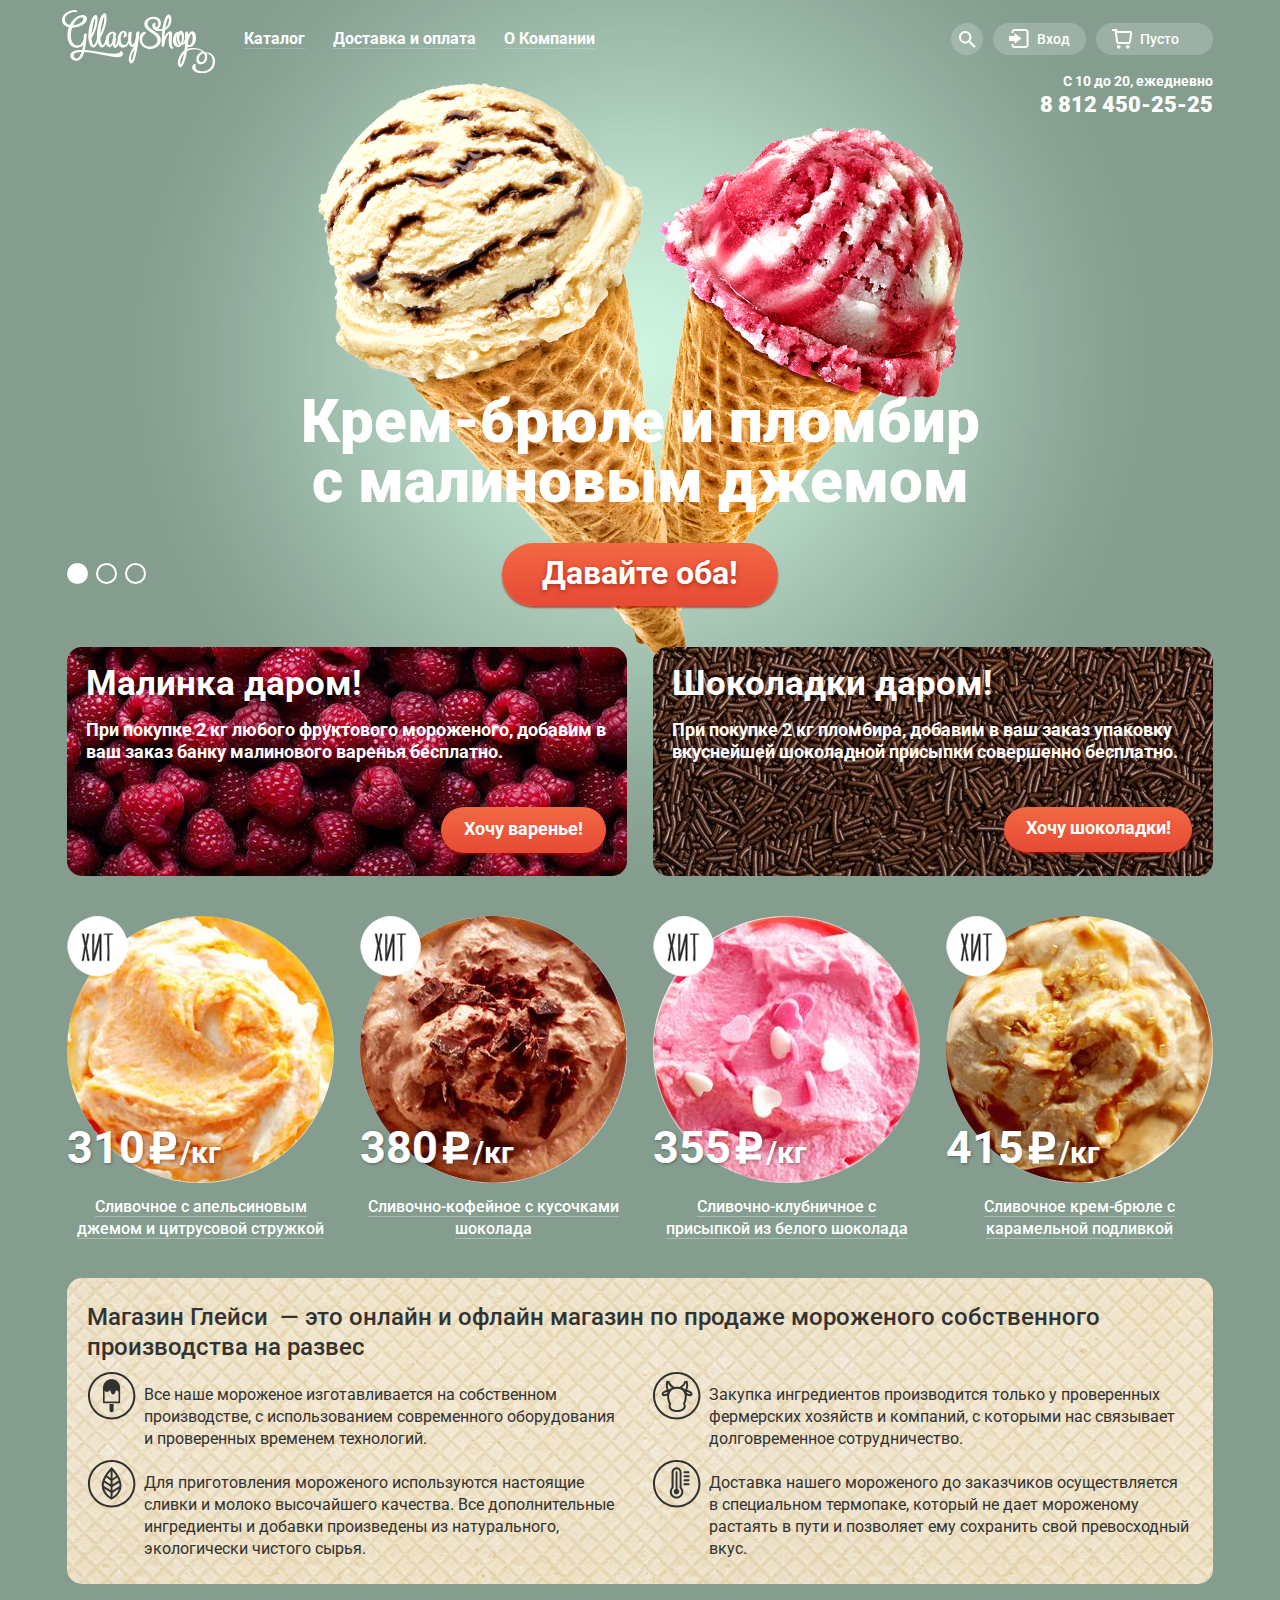
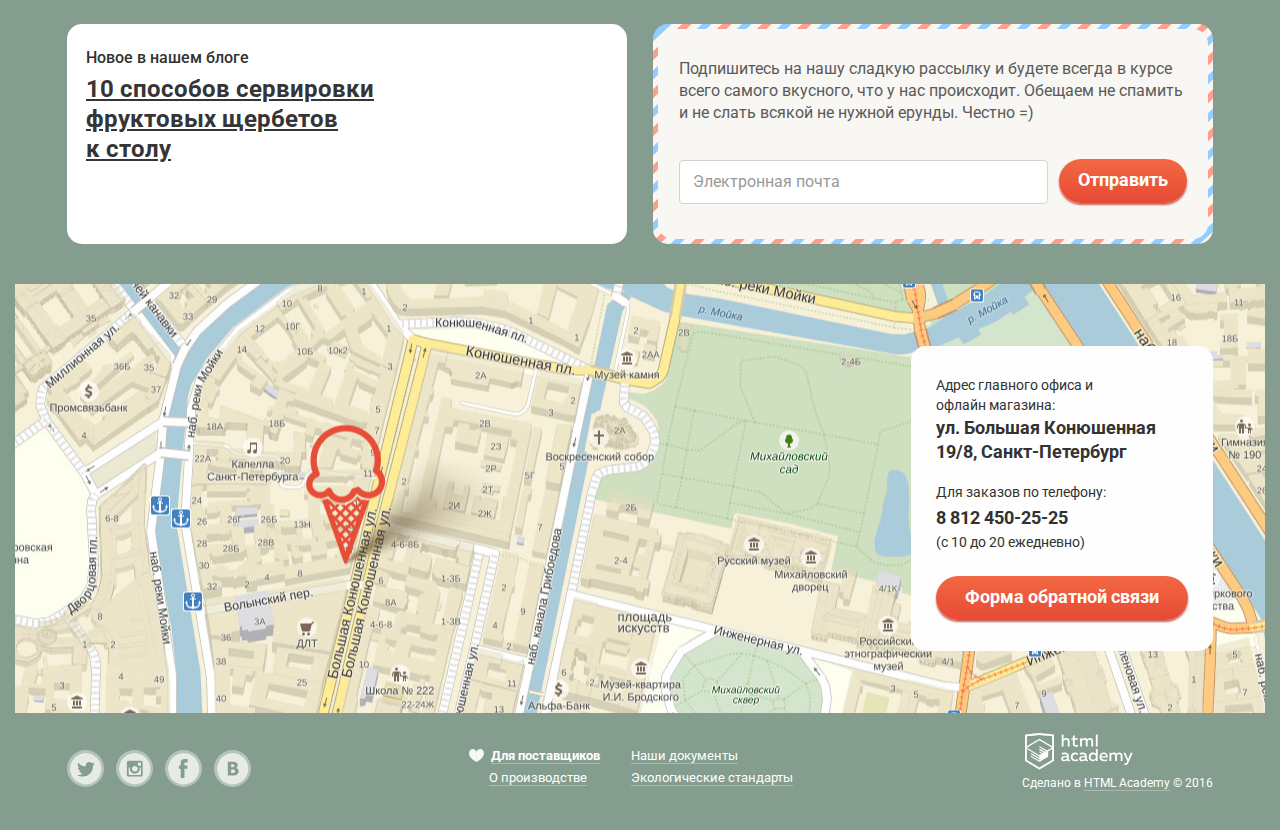
<file: index.html>
<!DOCTYPE html>
<html lang="ru">
  <head>
    <meta charset="utf-8">
<!--    <meta name="viewport" content="width=device-width, initial-scale=1">-->
    <title>GllacyShop - Главная</title>
    <link href="https://fonts.googleapis.com/css?family=Roboto:400,500,700,900&subset=cyrillic,latin" rel="stylesheet" type="text/css">
    <link href="css/normalize.css" rel="stylesheet">
    <link href="css/style.min.css" rel="stylesheet">
  </head>
  <body>
    <input type="radio" class="slide1" id="slide1" name="toggle" checked>
    <input type="radio" class="slide2" id="slide2" name="toggle">
    <input type="radio" class="slide3" id="slide3" name="toggle">
    <div class="wrap">
    <header class="main-header">
      <div class="wrapper">
        <div class="container clearfix">
          <a class="logo">
            <img src="img/gllacy-logo.svg" width="153" height="63" alt="Логотип GllacyShop">
          </a>
            <nav class="main-nav">
              <ul class="main-menu">
                <li class="main-inner">
                  <a href="catalog.html">Каталог</a>
                  <ul class="sub-menu">
                    <li class="sub-inner"><a href="#"><b>Новинки</b></a></li>
                    <li class="sub-inner"><a href="catalog.html">Сливочное</a></li>
                    <li class="sub-inner"><a href="#">Щербеты</a></li>
                    <li class="sub-inner"><a href="#">Фруктовый лед</a></li>
                    <li class="sub-inner"><a href="#">Мелорин</a></li>
                  </ul>
                </li>
                <li class="main-inner">
                  <a href="#">Доставка и оплата</a>
                </li>
                <li class="main-inner">
                  <a href="#">О Компании</a>
                </li>
              </ul>
            </nav>
          <div class="user-block">
            <div class="search">
              <a href="#">
                <i class="search-icon"></i>
              </a>
              <div class="search-field">
                <form action="https://echo.htmlacademy.ru/" method="get">
                <div class="input-wrap">
                  <input type="text" name="search" id="search" placeholder="Что ищем?" required>
                  <label for="search">Что ищем?</label>
                </div>
                </form>
              </div>
            </div>
            <div class="login">
              <a href="#">Вход
                <i class="login-icon"></i>
              </a>
              <div class="login-field">
                <form action="https://echo.htmlacademy.ru/" method="post">
                  <div class="input-wrap">
                    <input type="text" name="login" id="login" placeholder="Электронная почта" required>
                    <label for="login">Электронная почта</label>
                  </div>
                  <div class="input-wrap">
                    <input type="password" name="password" id="password" placeholder="Пароль" required>
                    <label for="password">Пароль</label>
                  </div>
                  <button class="btn login-btn" type="submit">Войти</button>
                </form>
                <p><a class="link-black" href="#">Забыли пароль?</a></p>
                <p><a class="link-black" href="#">Новая регистрация</a></p>
              </div>
            </div>
            <div class="cart">
              <a href="#">Пусто
                <i class="cart-icon"></i>
              </a>
            </div>
          </div>
          <div class="call-us">
            <p>С 10 до 20, ежедневно</p>
            <b>8 812 450-25-25</b>
          </div>
        </div>
      </div>
    </header>
    <main>
      <div class="wrapper">
        <div class="container clearfix">
          <div class="slider">
            <div class="slider-inner">
              <div class="slide1">
                <p>Крем-брюле и пломбир с малиновым джемом</p>
                <a class="btn" href="#">Давайте оба!</a>
              </div>
              <div class="slide2">
                <p>Шоколадный пломбир и лимонный шербет</p>
                <a class="btn" href="#">Давайте оба!</a>
              </div>
              <div class="slide3">
                <p>Пломбир с помадкой и клубничный щербет</p>
                <a class="btn" href="#">Давайте оба!</a>
              </div>
            </div>
            <div class="slider-controls">
              <label for="slide1"></label>
              <label for="slide2"></label>
              <label for="slide3"></label>
            </div>
          </div>
          <div class="promo-block clearfix">
            <div class="promo-left">
              <h1>Малинка даром!</h1>
              <p class="promo-text">При покупке 2 кг любого фруктового мороженого, добавим в ваш заказ банку малинового варенья бесплатно.</p>
              <a class="btn promo-btn" href="#">Хочу варенье!</a>
            </div>
            <div class="promo-right">
              <h1>Шоколадки даром!</h1>
              <p>При покупке 2 кг пломбира, добавим в ваш заказ упаковку вкуснейшей шоколадной присыпки совершенно бесплатно.</p>
              <a class="btn promo-btn" href="#">Хочу шоколадки!</a>
            </div>
          </div>
          <section class="items-popular">
            <div class="item">
              <div class="item-hover">
                <a class="btn quick-show" href="#">Быстрый просмотр</a>
              </div>
              <div class="item-img-price"> <!-- Хит продаж #1 -->
                <img class="item-img" src="img/items/jam-citrus.jpg" width="267" height="267" alt="Мороженое Сливочное с апельсиновым джемом и цитрусовой стружкой">
                <p><b>310</b>/кг</p>
              </div>
              <div class="item-link-box">
                <a class="link" href="#">Сливочное с апельсиновым джемом и цитрусовой стружкой</a>
              </div>
            </div>
            <div class="item">
              <div class="item-hover">
                <a class="btn quick-show" href="#">Быстрый просмотр</a>
              </div>
              <div class="item-img-price"> <!-- Хит продаж #2 -->
                <img class="item-img" src="img/items/coffee-chocolate.jpg" width="267" height="267" alt="Мороженое Сливочно-кофейное с кусочками шоколада">
                <p><b>380</b>/кг</p>
                </div>
              <div class="item-link-box">
                <a class="link" href="#">Сливочно-кофейное с кусочками шоколада</a>
              </div>
            </div>
            <div class="item">
              <div class="item-hover">
                <a class="btn quick-show" href="#">Быстрый просмотр</a>
              </div>
              <div class="item-img-price"> <!-- Хит продаж #3 -->
                <img class="item-img" src="img/items/strawberry-chocolate.jpg" width="267" height="267" alt="Мороженое Сливочно-клубничное с присыпкой из белого шоколада">
                <p><b>355</b>/кг</p>
              </div>
              <div class="item-link-box">
                <a class="link" href="#">Сливочно-клубничное с присыпкой из белого шоколада</a>
              </div>
            </div>
            <div class="item">
              <div class="item-hover">
                <a class="btn quick-show" href="#">Быстрый просмотр</a>
              </div>
              <div class="item-img-price"> <!-- Хит продаж #4 -->
                <img class="item-img" src="img/items/cream-caramel.jpg" width="267" height="267" alt="Мороженое Сливочное крем-брюле с карамельной подливкой">
                <p><b>415</b>/кг</p>
              </div>
              <div class="item-link-box">
                <a class="link" href="#">Сливочное крем-брюле с карамельной подливкой</a>
              </div>
            </div>
          </section>
          <div class="advantages clearfix">
            <h1>Магазин Глейси &nbsp;— это онлайн и офлайн магазин по продаже мороженого собственного производства на развес</h1>
            <div class="advantage-left">
              <img class="icon-ice" src="img/icons/ice-icon.svg" width="48" height="48" alt="Мороженко">
              <p>Все наше мороженое изготавливается на собственном производстве, с использованием современного оборудования и проверенных временем технологий.</p>
              <img class="icon-leaf" src="img/icons/leaf-icon.svg" width="48" height="48" alt="Листик">
              <p>Для приготовления мороженого используются настоящие сливки и молоко высочайшего качества. Все дополнительные ингредиенты и добавки произведены из натурального, экологически чистого сырья.</p>
            </div>
            <div class="advantage-right">
              <img class="icon-cow" src="img/icons/cow-icon.svg" width="48" height="48" alt="Корова">
              <p>Закупка ингредиентов производится только у проверенных фермерских хозяйств и компаний, с которыми нас связывает долговременное сотрудничество.</p>
              <img class="icon-temp" src="img/icons/temp-icon.svg" width="48" height="48" alt="Градусник">
              <p>Доставка нашего мороженого до заказчиков осуществляется в специальном термопаке, который не дает мороженому растаять в пути и позволяет ему сохранить свой превосходный вкус.</p>
            </div>
          </div>
          <div class="blog-news">
            <h2>Новое в нашем блоге</h2>
            <p><a href="#">10 способов сервировки фруктовых щербетов к&nbsp;столу</a></p>
          </div>
          <div class="subscribe">
            <div class="subscribe-content-bg">
            <p>Подпишитесь на нашу сладкую рассылку и будете всегда в курсе всего самого вкусного, что у нас происходит. Обещаем не спамить и не слать всякой не нужной ерунды. Честно =)</p>
            <form action="https://echo.htmlacademy.ru/" method="post">
              <button class="btn btn-subscribe" type="submit">Отправить</button>
              <div class="input-email-subscribe-fix">
                <div class="input-wrap">
                  <input type="text" name="email-sub" id="email-sub" placeholder="Электронная почта" required>
                  <label for="email-sub">Электронная почта</label>
                </div>
              </div>
            </form>
            </div>
          </div>
        </div>
      </div>
      <div class="map-block">
        <iframe src="https://www.google.com/maps/embed?pb=!1m18!1m12!1m3!1d1998.6038542528563!2d30.32367173672196!3d59.938715370197784!2m3!1f0!2f0!3f0!3m2!1i1024!2i768!4f13.1!3m3!1m2!1s0x4696310fca5ba729%3A0xea9c53d4493c879f!2z0JHQvtC70YzRiNCw0Y8g0JrQvtC90Y7RiNC10L3QvdCw0Y8g0YPQuy4sIDE5LCDQodCw0L3QutGCLdCf0LXRgtC10YDQsdGD0YDQsywgMTkxMTg2!5e0!3m2!1sru!2sru!4v1462126210658"></iframe>
        <div class="wrapper">
          <div class="container clearfix">
            <div class="contacts">
              <p class="address">
                Адрес главного офиса и<br>
                офлайн магазина:
                <b>
                  ул. Большая Конюшенная
                  19/8, Санкт-Петербург
                </b>
              </p>
              <p class="tel">
                Для заказов по телефону:
                <b>8 812 450-25-25</b>
                <span>(с 10 до 20 ежедневно)</span>
              </p>
              <a class="btn feedback-btn" href="feedback.html">Форма обратной связи</a>
            </div>
          </div>
        </div>
      </div>
    </main>
    <footer class="main-footer">
      <div class="wrapper">
        <div class="container clearfix">
          <div class="social-block clearfix">
            <a class="social-btn twit" href="#"></a>
            <a class="social-btn inst" href="#"></a>
            <a class="social-btn fb" href="#"></a>
            <a class="social-btn vk" href="#"></a>
          </div>
          <div class="footer-menu">
            <div class="footer-menu-left">
              <p><a class="link heart" href="#">Для поставщиков</a></p>
              <p><a class="link" href="#">О производстве</a></p>
            </div>
            <div class="footer-menu-right">
              <p><a class="link" href="#">Наши документы</a></p>
              <p><a class="link" href="#">Экологические стандарты</a></p>
            </div>
          </div>
          <div class="made-in">
            <a class="htmla-logo" href="https://htmlacademy.ru/">
              <img src="img/htmla-logo.svg" width="108" height="37" alt="Логотип HTML Academy">
            </a>
            <p>Сделано в <a class="link" href="https://htmlacademy.ru/">HTML Academy</a> &copy; 2016</p>
          </div>
        </div>
      </div>
    </footer>
    <div class="overlay">
      <div class="popup-feedback">
        <p>Мы обязательно вам ответим!</p>
        <form class="form-feedback" action="https://echo.htmlacademy.ru/" method="post">
          <div class="input-wrap">
            <input class="name" type="text" name="name" id="name" placeholder="Как вас зовут?" required>
            <label for="name">Как вас зовут?</label>
          </div>
          <div class="input-wrap">
            <input class="email" type="text" name="email" id="email" placeholder="Ваша почта для ответа?" required>
            <label for="email">Ваша почта для ответа?</label>
          </div>
          <div class="input-wrap">
            <textarea class="comment" name="comment" id="comment" placeholder=" Напишите что-нибудь..." required></textarea>
            <label for="comment">Напишите что-нибудь...</label>
          </div>
          <button class="btn" type="submit">Отправить</button>
        </form>
        <a class="close-btn">Закрыть</a>
      </div>
    </div>
    </div>
    <script src="js/script.min.js"></script>
  </body>
</html>
</file>
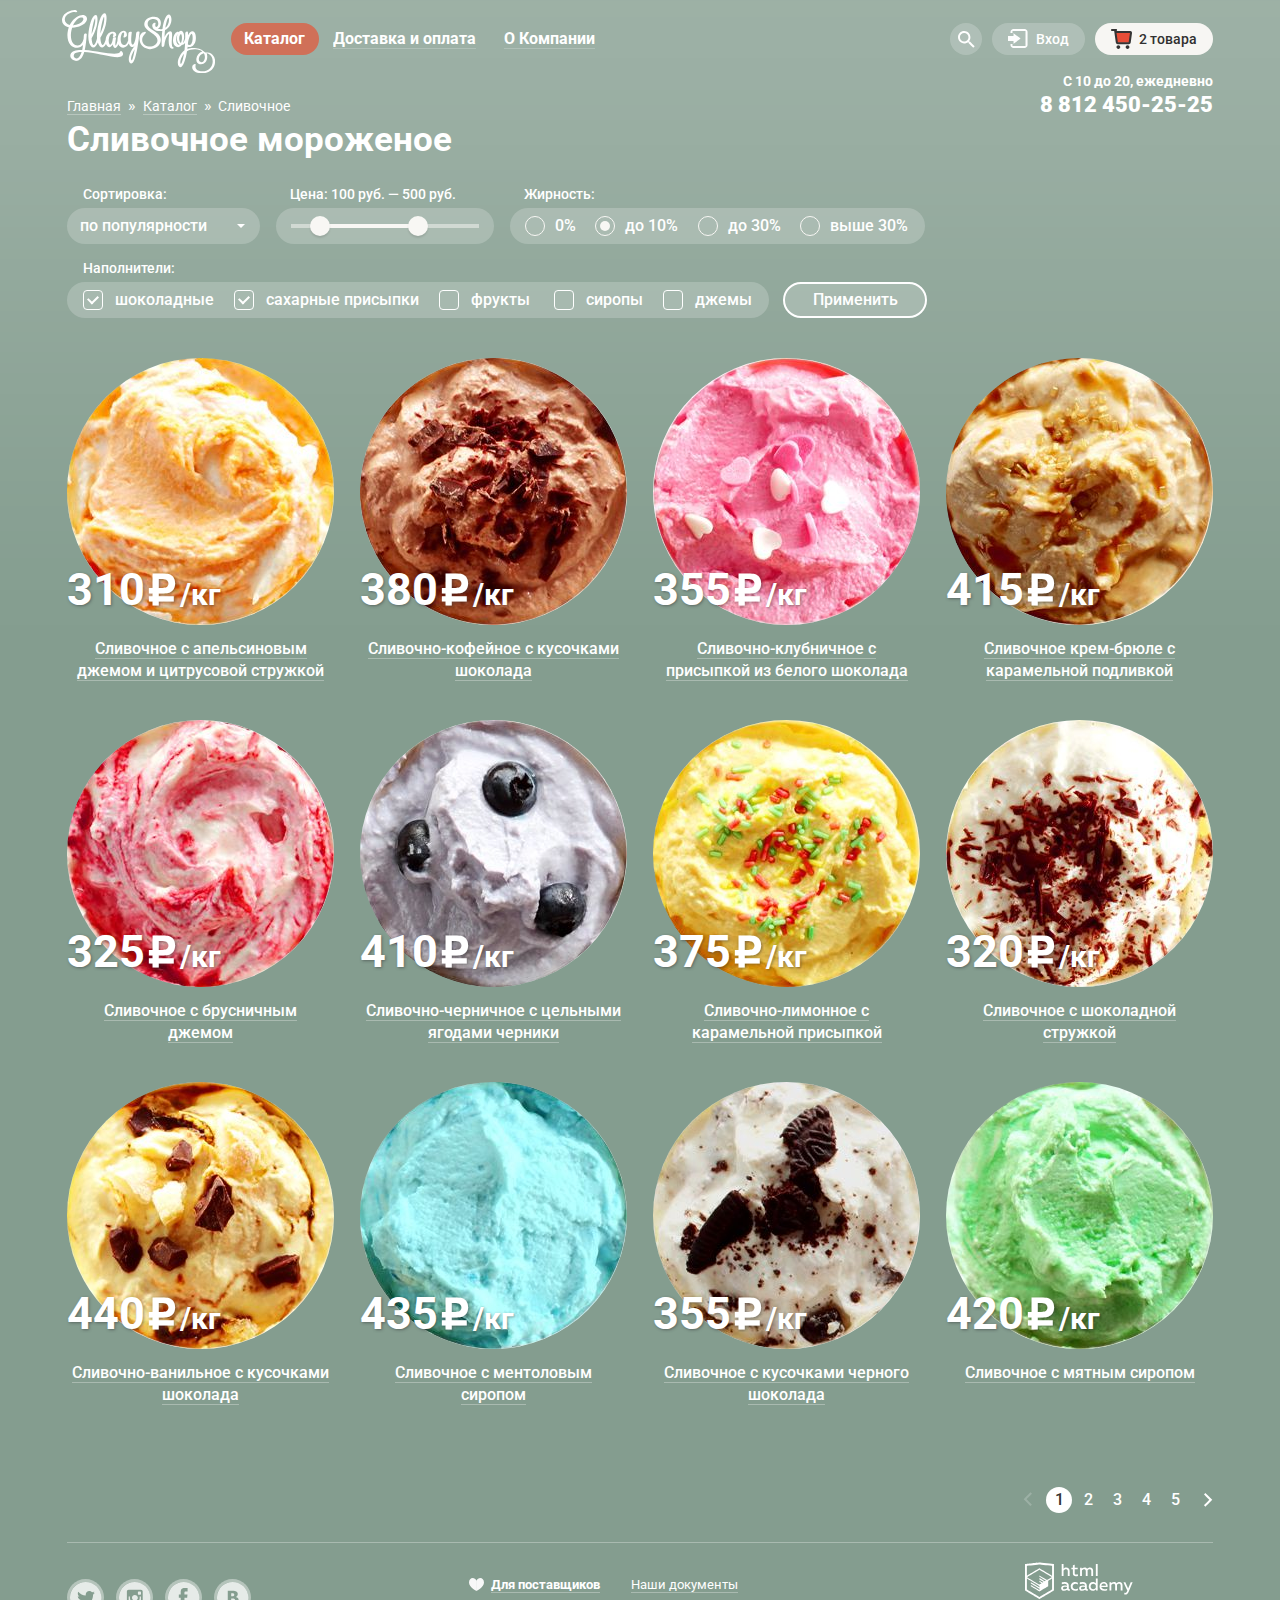
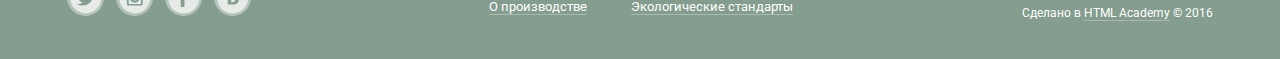
<file: catalog.html>
<!DOCTYPE html>
<html lang="ru">
  <head>
    <meta charset="utf-8">
<!--    <meta name="viewport" content="width=device-width, initial-scale=1">-->
    <title>GllacyShop - Каталог</title>
    <link href="https://fonts.googleapis.com/css?family=Roboto:400,500,700,900&subset=cyrillic,latin" rel="stylesheet" type="text/css">
    <link href="css/normalize.css" rel="stylesheet">
    <link href="css/style.css" rel="stylesheet">
  </head>
  <body>
    <div class="backlight">
      <header class="main-header">
        <div class="wrapper">
          <div class="container clearfix">
            <a class="logo" href="index.html">
              <img src="img/gllacy-logo.svg" width="153" height="63" alt="Логотип GllacyShop">
            </a>
            <nav class="main-nav">
              <ul class="main-menu">
                <li class="main-inner menu-active">
                  <a>Каталог</a>
                  <ul class="sub-menu">
                    <li class="sub-inner"><a href="#"><b>Новинки</b></a></li>
                    <li class="sub-inner menu-active sub-menu-active"><a>Сливочное</a></li>
                    <li class="sub-inner"><a href="#">Щербеты</a></li>
                    <li class="sub-inner"><a href="#">Фруктовый лед</a></li>
                    <li class="sub-inner"><a href="#">Мелорин</a></li>
                  </ul>
                </li>
                <li class="main-inner">
                  <a href="#">Доставка и оплата</a>
                </li>
                <li class="main-inner">
                  <a href="#">О Компании</a>
                </li>
              </ul>
            </nav>
            <div class="user-block">
            <div class="search">
              <a href="#">
                <i class="search-icon"></i>
              </a>
              <div class="search-field">
                <form action="https://echo.htmlacademy.ru/" method="get">
                <div class="input-wrap">
                  <input type="text" name="search" id="search" placeholder="Что ищем?" required>
                  <label for="search">Что ищем?</label>
                </div>
                </form>
              </div>
            </div>
            <div class="login">
              <a href="#">Вход
                <i class="login-icon"></i>
              </a>
              <div class="login-field">
                <form action="https://echo.htmlacademy.ru/" method="post">
                  <div class="input-wrap">
                    <input type="text" name="login" id="login" placeholder="Электронная почта" required>
                    <label for="login">Электронная почта</label>
                  </div>
                  <div class="input-wrap">
                    <input type="password" name="password" id="password" placeholder="Пароль" required>
                    <label for="password">Пароль</label>
                  </div>
                  <button class="btn login-btn" type="submit">Войти</button>
                </form>
                <p><a class="link-black" href="#">Забыли пароль?</a></p>
                <p><a class="link-black" href="#">Новая регистрация</a></p>
              </div>
            </div>
              <div class="cart cart-full">
                <a href="#">2 товара
                  <i class="cart-icon"></i>
                </a>
                <div class="cart-field">
                  <div class="cart-list">
                    <ul class="cart-row">
                      <li><a href="#"><img src="img/icons/cross.svg" width="11" height="11" alt=""></a></li>
                      <li><img class="cart-item-img" src="img/items/jam-citrus.jpg" width="33" height="33" alt="Мороженое-пломбир с апельсиновым джемом"></li>
                      <li>Пломбир с апельсиновым джемом</li>
                      <li>1,5 кг x <i>200 руб.</i></li>
                      <li>300 руб.</li>
                    </ul>
                    <ul class="cart-row">
                      <li><a href="#"><img src="img/icons/cross.svg" width="11" height="11" alt=""></a></li>
                      <li><img class="cart-item-img" src="img/items/strawberry-chocolate.jpg" width="33" height="33" alt="Мороженое Клубничный пломбир с присыпкой из белого шоколада"></li>
                      <li>Клубничный пломбир с присыпкой из белого шоколада</li>
                      <li>1,5 кг x <i>300 руб.</i></li>
                      <li>450 руб.</li>
                    </ul>
                  </div>
                  <hr>
                  <p>Итого: 750 руб.</p>
                  <a href="#" class="btn checkout-btn">Оформить заказ</a>
                </div>
              </div>
            </div>
            <div class="call-us">
              <p>С 10 до 20, ежедневно</p>
              <b>8 812 450-25-25</b>
            </div>
          </div>
        </div>
      </header>
      <main>
        <div class="wrapper">
          <div class="container clearfix">
            <nav class="breadcrumbs">
              <ul>
                <li>
                  <a class="link" href="index.html">Главная</a>
                </li>
                <li>
                  <a class="link" href="#">Каталог</a>
                </li>
                <li>
                  <a class="current">Сливочное</a>
                </li>
              </ul>
            </nav>
            <h1>Сливочное мороженое</h1>
            <form class="filters" action="https://echo.htmlacademy.ru/" method="get">
              <fieldset class="sort">
                <legend>Сортировка:</legend>
                <div class="input-area sort-area">
                  <select class="select-sort" name="sort-by">
                    <option value="popular">по популярности</option>
                    <option value="cheap">сначала недорогие</option>
                    <option value="expensive">сначала дорогие</option>
                    <option value="fatness">по жирности</option>
                  </select>
                </div>
              </fieldset>
              <fieldset class="price-filter">
                <legend>Цена: <span class="min-price">100</span> руб. — <span class="max-price">500</span> руб.</legend>
                <div class="input-area">
                  <div class="scale">
                    <div class="bar"></div>
                    <div class="toggle min-toggle"></div>
                    <div class="toggle max-toggle"></div>
                  </div>
                </div>
              </fieldset>
              <fieldset class="fatness">
                <legend>Жирность:</legend>
                <div class="input-area">
                  <input class="radio-fat" type="radio" name="fatness" value="0" id="radio1">
                  <label for="radio1">0%</label>
                  <input class="radio-fat" type="radio" name="fatness" value="to 10" id="radio2" checked>
                  <label for="radio2">до 10%</label>
                  <input class="radio-fat" type="radio" name="fatness" value="to 30" id="radio3">
                  <label for="radio3">до 30%</label>
                  <input class="radio-fat" type="radio" name="fatness" value="over 30" id="radio4">
                  <label for="radio4">выше 30%</label>
                </div>
              </fieldset>
              <fieldset class="filler">
                <legend>Наполнители:</legend>
                <div class="input-area">
                  <input class="checkbox-fill" type="checkbox" name="filler" value="chocolate" id="checkbox1" checked>
                  <label for="checkbox1"><span>шоколадные</span></label>
                  <input class="checkbox-fill" type="checkbox" name="filler" value="sugarpowder" id="checkbox2" checked>
                  <label for="checkbox2"><span>сахарные присыпки</span></label>
                  <input class="checkbox-fill" type="checkbox" name="filler" value="fruit" id="checkbox3">
                  <label for="checkbox3"><span>фрукты</span></label>
                  <input class="checkbox-fill" type="checkbox" name="filler" value="syrup" id="checkbox4">
                  <label for="checkbox4"><span>сиропы</span></label>
                  <input class="checkbox-fill" type="checkbox" name="filler" value="jam" id="checkbox5">
                  <label for="checkbox5"><span class="fake">джемы</span></label>
                </div>
              </fieldset>
              <button class="input-area" type="submit">Применить</button>
            </form>
            <section class="item-list">
              <div class="item"> <!-- Мороженое 1 -->
                <div class="item-hover">
                  <a class="btn quick-show" href="#">Быстрый просмотр</a>
                </div>
                <div class="item-img-price">
                  <img class="item-img" src="img/items/jam-citrus.jpg" width="267" height="267" alt="Мороженое Сливочное с апельсиновым джемом и цитрусовой стружкой">
                  <p><b>310</b>/кг</p>
                </div>
                <div class="item-link-box">
                  <a class="link" href="#">Сливочное с апельсиновым джемом и цитрусовой стружкой</a>
                </div>
              </div>
              <div class="item"> <!-- Мороженое 2 -->
                <div class="item-hover">
                    <a class="btn quick-show" href="#">Быстрый просмотр</a>
                </div>
                <div class="item-img-price">
                  <img class="item-img" src="img/items/coffee-chocolate.jpg" width="267" height="267" alt="Мороженое Сливочно-кофейное с кусочками шоколада">
                  <p><b>380</b>/кг</p>
                </div>
                <div class="item-link-box">
                  <a class="link" href="#">Сливочно-кофейное с кусочками шоколада</a>
                </div>
              </div>
              <div class="item"> <!-- Мороженое 3 -->
                <div class="item-hover">
                  <a class="btn quick-show" href="#">Быстрый просмотр</a>
                </div>
                <div class="item-img-price">
                  <img class="item-img" src="img/items/strawberry-chocolate.jpg" width="267" height="267" alt="Мороженое Сливочно-клубничное с присыпкой из белого шоколада">
                  <p><b>355</b>/кг</p>
                </div>
                <div class="item-link-box">
                  <a class="link" href="#">Сливочно-клубничное с присыпкой из белого шоколада</a>
                </div>
              </div>
              <div class="item"> <!-- Мороженое 4 -->
                <div class="item-hover">
                  <a class="btn quick-show" href="#">Быстрый просмотр</a>
                </div>
                <div class="item-img-price">
                  <img class="item-img" src="img/items/cream-caramel.jpg" width="267" height="267" alt="Мороженое Сливочное крем-брюле с карамельной подливкой">
                  <p><b>415</b>/кг</p>
                </div>
                <div class="item-link-box">
                  <a class="link" href="#">Сливочное крем-брюле с карамельной подливкой</a>
                </div>
              </div>
              <div class="item"> <!-- Мороженое 5 -->
                <div class="item-hover">
                  <a class="btn quick-show" href="#">Быстрый просмотр</a>
                </div>
                <div class="item-img-price">
                  <img class="item-img" src="img/items/cowberry-jam.jpg" width="267" height="267" alt="Мороженое Сливочное с брусничным джемом">
                  <p><b>325</b>/кг</p>
                </div>
                <div class="item-link-box">
                  <a class="link" href="#">Сливочное с брусничным джемом</a>
                </div>
              </div>
              <div class="item"> <!-- Мороженое 6 -->
                <div class="item-hover">
                  <a class="btn quick-show" href="#">Быстрый просмотр</a>
                </div>
                <div class="item-img-price">
                  <img class="item-img" src="img/items/bilberry-berries.jpg" width="267" height="267" alt="Мороженое Сливочно-черничное с цельными ягодами черники">
                  <p><b>410</b>/кг</p>
                </div>
                <div class="item-link-box">
                  <a class="link" href="#">Сливочно-черничное с цельными ягодами черники</a>
                </div>
              </div>
              <div class="item"> <!-- Мороженое 7 -->
                <div class="item-hover">
                  <a class="btn quick-show" href="#">Быстрый просмотр</a>
                </div>
                <div class="item-img-price">
                  <img class="item-img" src="img/items/lemon-caramel.jpg" width="267" height="267" alt="Мороженое Сливочно-лимонное с карамельной присыпкой">
                  <p><b>375</b>/кг</p>
                </div>
                <div class="item-link-box">
                  <a class="link" href="#">Сливочно-лимонное с карамельной присыпкой</a>
                </div>
              </div>
              <div class="item"> <!-- Мороженое 8 -->
                <div class="item-hover">
                  <a class="btn quick-show" href="#">Быстрый просмотр</a>
                </div>
                <div class="item-img-price">
                  <img class="item-img" src="img/items/chocolate-shaving.jpg" width="267" height="267" alt="Мороженое Сливочное с шоколадной стружкой">
                  <p><b>320</b>/кг</p>
                </div>
                <div class="item-link-box">
                  <a class="link" href="#">Сливочное с шоколадной стружкой</a>
                </div>
              </div>
              <div class="item"> <!-- Мороженое 9 -->
                <div class="item-hover">
                  <a class="btn quick-show" href="#">Быстрый просмотр</a>
                </div>
                <div class="item-img-price">
                  <img class="item-img" src="img/items/chocolate-slices.jpg" width="267" height="267" alt="Мороженое Сливочно-ванильное с кусочками шоколада">
                  <p><b>440</b>/кг</p>
                </div>
                <div class="item-link-box">
                  <a class="link" href="#">Сливочно-ванильное с кусочками шоколада</a>
                </div>
              </div>
              <div class="item"> <!-- Мороженое 10 -->
                <div class="item-hover">
                  <a class="btn quick-show" href="#">Быстрый просмотр</a>
                </div>
                <div class="item-img-price">
                  <img class="item-img" src="img/items/menthol-syrup.jpg" width="267" height="267" alt="Мороженое Сливочное с ментоловым сиропом">
                  <p><b>435</b>/кг</p>
                </div>
                <div class="item-link-box">
                  <a class="link" href="#">Сливочное с ментоловым сиропом</a>
                </div>
              </div>
              <div class="item"> <!-- Мороженое 11 -->
                <div class="item-hover">
                  <a class="btn quick-show" href="#">Быстрый просмотр</a>
                </div>
                <div class="item-img-price">
                  <img class="item-img" src="img/items/dark-chocolate.jpg" width="267" height="267" alt="Мороженое Сливочное с кусочками черного шоколада">
                  <p><b>355</b>/кг</p>
                </div>
                <div class="item-link-box">
                  <a class="link" href="#">Сливочное с кусочками черного шоколада</a>
                </div>
              </div>
              <div class="item"> <!-- Мороженое 12 -->
                <div class="item-hover">
                  <a class="btn quick-show" href="#">Быстрый просмотр</a>
                </div>
                <div class="item-img-price">
                  <img class="item-img" src="img/items/mint-syrup.jpg" width="267" height="267" alt="Мороженое Сливочное с мятным сиропом">
                  <p><b>420</b>/кг</p>
                </div>
                <div class="item-link-box">
                  <a class="link" href="#">Сливочное с мятным сиропом</a>
                </div>
              </div>
            </section>
            <div class="page-nav">
              <a class="prev disabled"></a>
              <a class="active">1</a>
              <a href="#">2</a>
              <a href="#">3</a>
              <a href="#">4</a>
              <a href="#">5</a>
              <a class="next" href="#"></a>
            </div>
          </div>
          <hr>
        </div>
      </main>
      <footer class="main-footer">
        <div class="wrapper">
          <div class="container clearfix">
            <div class="social-block">
              <a class="social-btn twit" href="#"></a>
              <a class="social-btn inst" href="#"></a>
              <a class="social-btn fb" href="#"></a>
              <a class="social-btn vk" href="#"></a>
            </div>
            <div class="footer-menu">
              <div class="footer-menu-left">
                <p><a class="link heart" href="#">Для поставщиков</a></p>
                <p><a class="link" href="#">О производстве</a></p>
              </div>
              <div class="footer-menu-right">
                <p><a class="link" href="#">Наши документы</a></p>
                <p><a class="link" href="#">Экологические стандарты</a></p>
              </div>
            </div>
            <div class="made-in">
              <a class="htmla-logo" href="https://htmlacademy.ru/">
                <img src="img/htmla-logo.svg" width="108" height="38" alt="Логотип HTML Academy">
              </a>
              <p>Сделано в <a class="link" href="https://htmlacademy.ru/">HTML Academy</a> &copy; 2016</p>
            </div>
          </div>
        </div>
      </footer>
    </div>
  </body>
</html>
</file>
<file: css/style.css>
*, *::before, *::after {
  box-sizing: border-box;
}

ol,
ul {
  margin: 0;
  padding: 0;
  list-style: none;
}

p {
  margin: 0;
  padding: 0;
}

h1 {
  margin: 0;
  padding: 0;
  font-size: 35px;
  line-height: 41px;
  font-weight: 700;
  font-family: "Roboto", "Arial", sans-serif;
}

h2 {
  margin: 0;
  padding: 0;
  font-size: 16px;
  line-height: 22px;
  color: #5a5a5a;
  font-weight: 500;
  font-family: "Roboto", "Arial", sans-serif;
}

.btn {
  display: inline-block;
  vertical-align: top;
  padding: 11px 21px;
  font-size: 18px;
  font-weight: 700;
  line-height: 24px;
  text-align: center;
  color: #ffffff;
  background: -webkit-linear-gradient(top, #f26843, #e74a35);
  background: linear-gradient(to bottom, #f26843, #e74a35);
  border: none;
  border-radius: 23px;
  outline: none;
  text-decoration: none;
  box-shadow: 0 2px 2px rgba(172, 16, 0, 0.64);
  cursor: pointer;
  overflow: hidden;
  text-overflow: ellipsis;
  white-space: nowrap;
}

.btn:hover {
  background: -webkit-linear-gradient(top, #f58669, #ec6f5e);
  background: linear-gradient(to bottom, #f58669, #ec6f5e);
}

.btn:active {
  background: -webkit-linear-gradient(top, #d74632, #e1613e);
  background: linear-gradient(to bottom, #d74632, #e1613e);
  box-shadow: inset 0 2px 2px 0 #942718;
}

.link {
  text-decoration: none;
  color: #ffffff;
  border-bottom: 1px solid rgba(255, 255, 255, 0.3);
}

.link:hover,
.link:active {
  color: #ffbc9e;
  border-bottom: 1px solid rgba(249, 172, 159, 0.3);
}

.link-black {
  text-decoration: none;
  color: #323232;
  border-bottom: 1px solid rgba(0, 0, 0, 0.3);
}

.link-black:hover,
.link-black:active {
  color: #e84d37;
  border-bottom: 1px solid rgba(236, 89, 60, 0.3);
}

hr {
  height: 1px;
  margin-left: 2.25%;
  margin-right: 2.25%;
  color: rgba(254, 254, 254, 0.3);
  background-color: rgba(254, 254, 254, 0.3);
  border: none;
}

/* Стилизация input. START */

input {
  font-size: 16px;
  font-weight: 700;
  line-height: 24px;
  color: #323232;
  outline: none;
}

.input-wrap {
  position: relative;
}

input[type="text"]:hover,
input[type="password"]:hover,
textarea:hover {
  border-color: #c7c6c5;
  box-shadow: inset 0 0 0 1px #c7c6c5;
}

input[type="text"]:focus,
input[type="password"]:focus,
textarea:focus {
  border-color: #8fbdec;
  box-shadow: inset 0 0 0 1px #8fbdec;
}

input[type="text"] + label,
input[type="password"] + label,
textarea + label {
  position: absolute;
  top: -15px;
  left: 15px;
  display: none;
  font-size: 11px;
  font-weight: 400;
  line-height: 13px;
  color: #999999;
}

input[type="text"]:required + label,
input[type="password"]:required + label,
textarea:required + label {
  display: block;
}

input[type="text"]:invalid + label,
input[type="password"]:invalid + label,
textarea:invalid + label {
  display: none;
}

input[type="text"]:focus + label,
input[type="password"]:focus + label,
textarea:focus + label {
  display: block;
  color: #5b9ddf;
}

form input:-ms-input-placeholder,
form textarea:-ms-input-placeholder {
  font-weight: 400;
  color: #999999;
  opacity: 1.0;
}

form input::-webkit-input-placeholder,
form textarea::-webkit-input-placeholder {
  font-weight: 400;
  color: #999999;
  opacity: 1.0;
}

form input::-moz-placeholder,
form textarea::-moz-placeholder{
  font-weight: 400;
  color: #999999;
  opacity: 1.0;
}

form input:focus:-ms-input-placeholder,
form textarea:focus:-ms-input-placeholder {
  color: transparent;
}

form input:focus::-webkit-input-placeholder,
form textarea:focus::-webkit-input-placeholder {
  color: transparent;
}

form input:focus::-moz-placeholder,
form textarea:focus::-moz-placeholder {
  color: transparent;
}

/* Стилизация input. END */



body {
  min-width: 900px;
  margin: 0 auto;
  font-size: 16px;
  font-weight: 400;
  line-height: 22px;
  font-family: "Roboto", "Arial", sans-serif;
  color: #ffffff;
  background-color: #849d8f;
}

.wrap { /* Нужен для работы слайдера: смена фона страницы */
  min-width: 900px;
}

.wrapper {
  margin: 0 auto;
  max-width: 1200px;
}

.container {
  position: relative;
  min-width: 900px;
  max-width: 1200px;
  margin: 0 auto;
  padding: 0 2.25%;
}

.backlight { /* Подсветка фона страницы в каталоге */
  background: url("../img/bg-backlight.png") 50% 0 repeat-x;
}

  /* ===============HEADER=============== */

.logo {
  float: left;
  width: 153px;
  margin: 10px 30px 0 -5px;
}

.main-nav {
  float: left;
  width: 45%;
  margin-top: 23px;
}

.main-menu {
  margin-left: -14px;
}

.main-inner {
  position: relative;
  display: inline-block;
  vertical-align: top;
  height: 32px;
  font-size: 16px;
  line-height: 18px;
  font-weight: 700;
  border-radius: 20px;
}

.main-menu a {
  display: inline-block;
  vertical-align: bottom;
  max-width: 300px;
  margin: 7px 14px 14px 13px;
  text-decoration: none;
  color: #ffffff;
  border-bottom: 1px solid rgba(255, 255, 255, 0.2);
  overflow: hidden;
  text-overflow: ellipsis;
}

.main-inner:not(:first-child) a {
  margin-left: 10px;
}

.menu-active {
  background-color: #d07058;
}

.menu-active a {
  color: #ffffff;
  border-bottom: none;
}

.main-inner:not(.menu-active):hover {
  background-color: #f7f6f3;
  cursor: pointer;
}

.main-inner:not(.menu-active):hover a {
  color: #333333;
}

.main-inner:not(.menu-active):active {
  background-color: #ededed;
  box-shadow: inset 0 1px 3px 0 #000000;
  cursor: pointer;
}

.main-inner:hover .sub-menu { /* Отображает подменю при наведении на кнопку */
  display: block;
}

.sub-menu { /* Подменю */
  position: absolute;
  left: -7px;
  top: 37px;
  z-index: 100;
  display: none;
  min-width: 143px;
  min-height: 171px;
  margin: 0;
  padding: 3px 0;
  font-size: 14px;
  line-height: 16px;
  font-weight: 400;
  text-indent: 7px;
  list-style: none;
  background: #f8f7f4;
  box-shadow: 0 20px 20px rgba(0, 0, 0, 0.4);
  border-radius: 5px;
}

.sub-menu a {
  display: block;
  margin: 0 9px 0 6px;
  padding: 8px 0 7px 7px;
  color: #323232;
  border-bottom: none;
}

.sub-menu-active a {
  color: #ffffff;
}

.sub-inner:first-child a {
  padding-bottom: 11px;
  margin-bottom: 2px;
  border-bottom: 1px solid rgba(53, 53, 53, 0.2);
}

.sub-menu::before {
  content: "";
  position: absolute;
  bottom: 100%;
  height: 10px;
  width: 100%;
}

.sub-menu li:not(.menu-active):hover {
  background-color: #fbded7;
}

.sub-menu li:not(.menu-active):active {
  background-color: #f6b5a5;
}


.user-block { /* Блок пользователя */
  position: relative;
  float: right;
  width: 280px;
  margin-top: 23px;
  font-size: 0;
  font-weight: 500;
  line-height: 16px;
  text-align: right;
}

.user-block > div {
  margin-right: 10px;
  font-size: 14px;
  text-decoration: none;
  color: #ffffff;
}

.user-block > div:last-child {
  margin-right: 0;
}

.search { /* Кнопка поиска */
  position: relative;
  display: inline-block;
  vertical-align: top;
  width: 32px;
  height: 32px;
  text-align: center;
  background: rgba(255, 255, 255, 0.2);
  border-radius: 50%;
}

.search-icon {
  position: absolute;
  top: 50%;
  left: 50%;
  display: block;
  width: 100%;
  height: 100%;
  background: url("../img/icons/search-icon.svg") center no-repeat;
  -webkit-transform: translate(-50%, -50%);
          transform: translate(-50%, -50%);
}

.search:hover {
  background-color: #f8f7f4;
}

.search:hover .search-icon {
  background: url("../img/icons/search-icon-hover.svg") center no-repeat;
}

.search:hover .search-field {
  display: block;
}

.search-field {
  position: absolute;
  top: 37px;
  right: 0;
  z-index: 10;
  display: none;
  width: 340px;
  min-height: 84px;
  padding: 19px 15px 20px 15px;
  background-color: #f8f7f4;
  border-radius: 5px;
  box-shadow: 0 20px 20px rgba(0, 0, 0, 0.4);
}

.search-field::before {
  content: "";
  position: absolute;
  bottom: 100%;
  right: 0;
  width: 50%;
  height: 10px;
}

.search-field input {
  width: 100%;
  height: 44px;
  padding: 9px 14px;
  font-size: 14px;
  font-weight: 700;
  line-height: 24px;
  border: 1px solid #d3d3d2;
  border-radius: 3px;
}

.login { /* Кнопка логина */
  position: relative;
  display: inline-block;
  vertical-align: top;
  height: 32px;
  padding-top: 8px;
  padding-right: 16px;
  padding-left: 44px;
  background: rgba(255, 255, 255, 0.2);
  border-radius: 25px;
}

.login a {
  text-decoration: none;
  color: #ffffff;
}

.login-icon {
  position: absolute;
  top: 48%;
  left: 51px;;
  width: 100%;
  height: 100%;
  background: url("../img/icons/login-icon.svg") 15% center no-repeat;
  -webkit-transform: translate(-50%, -50%);
          transform: translate(-50%, -50%);
}

.login-field {
  position: absolute;
  top: 36px;
  right: -2px;
  z-index: 10;
  display: none;
  width: 277px;
  min-height: 214px;
  padding: 0 17px 10px 19px;
  font-size: 14px;
  background-color: #f8f7f4;
  border-radius: 5px;
  box-shadow: 0 20px 20px rgba(0, 0, 0, 0.4);
}

.login-field input {
  display: block;
  width: 100%;
  height: 44px;
  margin: 20px auto 19px auto;
  padding: 9px 13px;
  font-size: 14px;
  font-weight: 700;
  line-height: 24px;
  border: 1px solid #d3d3d2;
  border-radius: 5px;
}

.login-btn {
  float: left;
  max-width: 240px;
  margin-top: 1px;
  margin-right: 5px;
  margin-bottom: 10px;
  padding: 10px 25px;
  border-radius: 20px;
  box-shadow: 0 1px 2px #ac1000;
}

.login-field p {
  display: inline-block;
  vertical-align: bottom;
  width: 121px;
  margin-bottom: -3px;
  font-size: 13px;
  font-weight: 400;
  line-height: 24px;
  text-align: left;
  text-overflow: ellipsis;
  overflow: hidden;
}

.login-field a {
  text-decoration: none;
  color: #323232;
  border-bottom: 1px solid #adacaa;
}

.login:hover {
  background-color: #f8f7f4;
}

.login:hover > a {
  color: #323232;
}

.login:hover .login-icon {
  background: url("../img/icons/login-icon-hover.svg") 15% center no-repeat;
}

.login:hover .login-field {
  display: block;
}

.login-field::before {
  content: "";
  position: absolute;
  bottom: 100%;
  right: 0;
  height: 5px;
  width: 36%;
}

.cart { /* Корзина */
  position: relative;
  display: inline-block;
  vertical-align: top;
  min-width: 117px;
  height: 32px;
  padding-top: 8px;
  padding-right: 16px;
  padding-left: 44px;
  font-size: 14px;
  text-align: left;
  background: rgba(255, 255, 255, 0.2);
  border-radius: 25px;
}

.cart-icon {
  position: absolute;
  top: 51%;
  left: 60px;
  width: 100%;
  height: 100%;
  background: url("../img/icons/basket.svg") 15% center no-repeat;
  -webkit-transform: translate(-50%, -50%);
          transform: translate(-50%, -50%);
}

.cart a {
  text-decoration: none;
  color: #ffffff;
}

.cart-full {
  background-color: #f7f6f3;
}

.cart-full > a {
  color: #313131;
}

.cart-field {
  position: absolute;
  top: 37px;
  right: 0;
  z-index: 10;
  display: none;
  padding: 5px 15px 80px 15px;
  width: 540px;
  min-height: 240px;
  color: #323232;
  background-color: #f8f7f4;
  border-radius: 5px;
  box-shadow: 0 20px 20px rgba(0, 0, 0, 0.4);
}

.cart-full .cart-icon {
  background: url("../img/icons/basket-full.svg") 15% center no-repeat;
}

.cart:hover .cart-field {
  display: block;
}

.cart-field::before {
  content: "";
  position: absolute;
  bottom: 100%;
  right: 0;
  width: 23%;
  height: 5px;
}

.cart-list { /* Список товаров в корзине */
  display: table;
  font-size: 13px;
  font-weight: 400;
  border-spacing: 0 15px;
}

.cart-list ul {
  display: table-row;
}

.cart-list li {
  display: table-cell;
  vertical-align: middle;
  text-align: center;
}

.cart-list li:nth-child(3) {
  text-align: left;
}

.cart-list i {
  font-style: normal;
  color: #999999;
}

.cart-row li:nth-child(1) {
  width: 2.5%;
}

.cart-row li:nth-child(2) {
  width: 12.5%;
}

.cart-row li:nth-child(4) {
  width: 22.5%;
}

.cart-row li:nth-child(5) {
  width: 17%;
  }

.cart-item-img {
  border-radius: 50%;
}

.cart-field hr {
  height: 1px;
  margin: 5px 0;
  color: #cacac7;
  background-color: #cacac7;
  border: none;
}

.cart-field p {
  margin-top: 14px;
  font-size: 15px;
  font-weight: 700;
  line-height: 18px;
  text-align: right;
}

.checkout-btn { /* Кнопка "Оформить заказ" */
  position: absolute;
  bottom: 22px;
  right: 15px;
  max-width: 50%;
  padding: 10px 15px;
  border-radius: 20px;
}



.call-us {
  position: absolute;
  top: 73px;
  right: 2.25%;
  width: 240px;
  text-align: right;
}

.call-us p {
  margin-bottom: 4px;
  font-size: 14px;
  font-weight: 700;
  line-height: 16px;
}

.call-us b {
  font-size: 22px;
  font-weight: 900;
  line-height: 24px;
}


  /* ===============MAIN=============== */

.breadcrumbs { /* Хлебные крошки */
  display: block;
  width: 300px;
  margin-top: 16px;
  margin-bottom: 2px;
}

.breadcrumbs li {
  display: inline-block;
  vertical-align: bottom;
}

.breadcrumbs a {
  color: #ffffff;
  font-size: 14px;
  line-height: 16px;
}

.breadcrumbs li:not(:last-child)::after {
  content: "»";
  padding-left: 3px;
}

.breadcrumbs li:nth-of-type(2) {
  margin-left: 3px;
}

.breadcrumbs li:nth-of-type(3) {
  margin-left: 2px;
}

.clearfix::after {
  content: "";
  display: table;
  clear: both;
}


          /* Слайдер. START */

.slider {
  position: relative;
  height: 568px;
  margin: 0 auto;
  padding-top: 313px;
}

.slide1, /* Область текста слайдера с кнопкой */
.slide2,
.slide3 {
  display: none;
  width: 700px;
  margin: 0 auto;
  font-size: 60px;
  font-weight: 900;
  line-height: 60px;
  text-align: center;
}

.slide1 a, /* Кнопка слайдера */
.slide2 a,
.slide3 a {
  max-width: 400px;
  height: 63px;
  margin-top: 31px;
  padding: 8px 40px;
  font-size: 32px;
  line-height: 44px;
  text-shadow: 0 2px 5px rgba(160, 32, 11, 0.76);
  border-radius: 32px;
}

input[type="radio"] { /* Скрываем стандартные радио-кнопки */
  display: none;
}

.slider-controls { /* Область для собственных кнопок слайдера */
  position: absolute;
  bottom: 63px;
  font-size: 0;
}

.slider-controls label { /* Создаем новые кнопки для слайдера */
  display: inline-block;
  vertical-align: middle;
  width: 21px;
  height: 21px;
  margin-right: 8px;
  border: 2px solid #ffffff;
  border-radius: 50%;
  cursor: pointer;
}

.slider-controls label:hover {
  background-color: rgba(248, 247, 244, 0.4);
}

.slider-controls label:active {
  background-color: #ffffff;
}

.slide1:checked ~ .wrap label[for="slide1"], /* Закрашиваем активную кнопку */
.slide2:checked ~ .wrap label[for="slide2"],
.slide3:checked ~ .wrap label[for="slide3"] {
  background-color: #ffffff;
}

.slide1:checked ~ .wrap {
  background: #849d8f url("../img/sliders/ice-slider1.png") 50% 0 no-repeat;
}
.slide2:checked ~ .wrap { /* Когда нажата вторая кнопка, изменится фон и картинка обертки .wrap */
  background: #8996a6 url("../img/sliders/ice-slider2.png") 50% 0 no-repeat;
}
.slide3:checked ~ .wrap {
  background: #9d8b84 url("../img/sliders/ice-slider3.png") 50% 0 no-repeat;
}
.slide1:checked ~ .wrap .slide1 {
  display:block;
}

.slide2:checked ~ .wrap .slide2 { /* Когда нажата вторая кнопка, будет показан текст и кнопка второго слайдера */
  display:block;
}
.slide3:checked ~ .wrap .slide3 {
  display:block;
}

.wrap::before, /* Предзагрузка в кэш изображений слайдера */
.wrap::after {
  content: "";
  visibility: hidden;
}

.wrap::before {
  background-image: url("../img/sliders/ice-slider2.png");
}

.wrap::after {
  background-image: url("../img/sliders/ice-slider3.png");
}

          /* Слайдер. END */



          /* Промо-блок из двух баннеров. START */

.promo-block {
  margin-bottom: 40px;
}

.promo-left,
.promo-right {
  position: relative;
  float: left;
  width: 48.867%;
  min-height: 229px;
  padding: 16px 18px 88px 19px;
  background: #c2234d url("../img/rapsberry-bg.jpg") -27px -94px repeat-y;
  border-radius: 15px;
}

.promo-right {
  float: right;
  background: #845642 url("../img/choco-bg.jpg") -218px -104px repeat-y;
}

.promo-left h1,
.promo-right h1 {
  font-size: 35px;
  font-weight: 700;
  line-height: 41px;
  color: #ffffff;
}

.promo-left p,
.promo-right p {
  margin-top: 15px;
  font-size: 18px;
  font-weight: 700;
  line-height: 22px;
}

.promo-left .promo-btn {
  position: absolute;
  right: 21px;
  bottom: 23px;
  max-width: 250px;
  padding: 10px 23px 12px 23px;
  font-size: 18px;
  line-height: 24px;
}

.promo-right .promo-btn {
  position: absolute;
  right: 21px;
  bottom: 24px;
  max-width: 250px;
  padding: 9px 21px 12px 22px;
  font-size: 18px;
  line-height: 24px;
}

          /* Промо-блок из двух баннеров. END */



          /* Стилизация товара. START */

.items-popular, .item-list { /* Убираем отступы между инлайн-блоками */
  font-size: 0;
}

.items-popular .item::before { /* Навешиваем иконку "Хит" на блок с популярными */
  content: "";
  position: absolute;
  top: 0;
  left: 0;
  z-index: 20;
  width: 61px;
  height: 61px;
  background: url("../img/icons/popular-icon.png");
}

.item-hover {
  content: "";
  position: absolute;
  top: -9px;
  bottom: -85px;
  left: -10px;
  right: -10px;
  z-index: 5;
  display: none;
  padding: 0 10px;
  background: rgba(255, 255, 255, 0.3);
  border-radius: 5px;
  box-shadow: 0 20px 20px rgba(0, 0, 0, 0.4);
}

.quick-show { /* Кнопка "Быстрый просмотр" в .item-hover */
  position: absolute;
  bottom: 20px;
  left: 50%;
  width: 80%;
  padding-right: 0;
  padding-left: 0;
  -webkit-transform: translate(-50%);
          transform: translate(-50%);
}

.item:hover .item-hover {
  display: block;
}

.item:hover a {
  border-bottom: none;
}

.item:not(:hover) .item-img-price {
  z-index: 0;
}

.item {
  position: relative;
  display: inline-block;
  vertical-align: top;
  width: 23.299%;
  margin-right: 2.269%;
  margin-bottom: 38px;
  text-align: center;
  font-size: 16px; /* Восстанавливаем размер шрифта */
  line-height: 22px;
  font-weight: 500;
}

.item:nth-child(4n) {
  margin-right: 0;
}

.item-img {
  position: relative;
  max-width: 100%;
  height: auto;
  border-radius: 50%;
}

.item-img-price {
  position: relative;
  z-index: 10;
  max-height: 267px;
  margin-bottom: 24px;
}

.item-img-price p {
  position: relative;
  display: block;
  margin-top: -64px;
  font-size: 30px;
  font-weight: 700;
  line-height: 45px;
  text-align: left;
  text-shadow: 1px 1px 3px rgba(49, 50, 53, 0.5);
}

.item-img-price b {
  font-size: 45px;
  font-weight: 700;
  line-height: 45px;
  padding-right: 35px;
}

.item-img-price b::after {
  content: "";
  position: absolute;
  bottom: 9px;
  left: 79px;
  width: 33px;
  height: 37px;
  background: url("../img/icons/rouble.svg");
}

.item-link-box {
  display: block;
  margin-top: -3px;
  padding: 0 5px;
}

          /* Стилизация товара. END */


.advantages {
  margin-bottom: 40px;
  padding: 24px 22px 14px 20px;
  color: #323232;
  background: #e5d5af url("../img/texture-wafer.png");
  border-radius: 15px;
}

.advantages h1 {
  margin-bottom: 10px;
  font-size: 24px;
  font-weight: 500;
  line-height: 30px;
}

.advantages img {
  float: left;
  margin-left: 1px;
}

.advantages p {
  margin: 0;
  margin-left: 57px;
  padding-top: 12px;
  padding-bottom: 10px;
  font-size: 16px;
  line-height: 22px;
}

.advantage-left {
  float: left;
  width: 48.8%;
}

.advantage-right {
  float: right;
  width: 48.81%;
}



.blog-news {
  float: left;
  width: 48.867%;
  min-height: 220px;
  padding: 23px 19px;
  background: #ffffff url("../img/strawberry-bg.jpg") right center no-repeat;
  border-radius: 15px;
}

.blog-news h2 {
  margin-bottom: 5px;
  font-size: 16px;
  font-weight: 500;
  line-height: 22px;
  color: #323232;
}

.blog-news p {
  width: 290px;
}

.blog-news a {
  padding-bottom: -5px;
  font-size: 24px;
  font-weight: 700;
  line-height: 30px;
  color: #353535;
  background: rgba(255, 255, 255, 0.8);
  border-width: 2px;
}

.blog-news a:hover,
.blog-news a:active {
  color: #e84d37;
}



.subscribe {
  float: right;
  width: 48.867%;
  color: #5a5a5a;
  background: #f8f7f4 url("../img/texture-postal.png");
  border-radius: 15px;
}

.subscribe-content-bg {
  position: relative;
  min-height: 210px;
  margin: 5px;
  padding: 29px 21px 21px 21px;
  background-color: #f8f7f4;
  border-radius: 15px;
}

.subscribe form {
  margin-top: 3%;
}

.subscribe input[type="text"] {
  width: 100%;
  height: 44px;
  padding: 0 13px 1px 13px;
  border: 1px solid #d3d3d2;
  border-radius: 4px;
}

.btn-subscribe {
  float: right;
  max-width: 250px;
  margin-top: 14px;
  padding: 9px 19px 11px 19px;
  border-radius: 22px;
}

.input-email-subscribe-fix {
  padding-right: 11px;
  overflow: hidden;
  padding-top: 15px;
}



.map-block {
  min-height: 429px;
  margin-top: 40px;
  margin-bottom: 33px;
  background: url("../img/map.jpg") center no-repeat;
}

iframe {
  position: absolute;
  width: 100%;
  height: 429px;
  border: none;
}

.contacts {
  float: right;
  width: 302px;
  min-height: 305px;
  margin: 62px 0;
  padding: 29px 24px 29px 25px;
  color: #323232;
  background-color: #fefefe;
  border-radius: 15px;
}

.address {
  font-size: 14px;
  line-height: 20px;
}

.address b {
  display: block;
  margin-top: 1px;
  margin-bottom: 18px;
  font-size: 18px;
  line-height: 24px;
}

.tel {
  margin-bottom: 19px;
  font-size: 14px;
  line-height: 20px;
}

.tel b {
  display: block;
  margin-top: 5px;
  margin-bottom: 2px;
  font-size: 18px;
  line-height: 22px;
}

.tel span {
  font-size: 14px;
  font-weight: 400;
  line-height: 22px;
}

.feedback-btn {
  width: 100%;
  margin: 4px auto 0 auto;
  padding-top: 9px;
  padding-bottom: 11px;
}



.page-nav {
  margin-top: 42px;
  margin-right: -9px;
  margin-bottom: 21px;
  font-size: 12px;
  text-align: right;
}

.page-nav a {
  display: inline-block;
  vertical-align: middle;
  width: 26px;
  height: 26px;
  padding-top: 4px;
  font-size: 16px;
  font-weight: 500;
  line-height: 18px;
  text-decoration: none;
  text-align: center;
  color: #ffffff;
  border-radius: 50%;
}

.page-nav a:not(.prev):not(.next):not(.active):hover {
  background: rgba(255, 255, 255, 0.2);
}

.page-nav a:not(.prev):not(.next):not(.active):active {
  color: #323232;
  background: #ffffff;
}

.page-nav .prev{
  width: 27px;
  height: 27px;
  margin-right: 2px;
  background: url("../img/icons/arrow.svg") center no-repeat;
}

.page-nav .next {
  width: 27px;
  height: 27px;
  margin-left: 4px;
  background: url("../img/icons/arrow.svg") center no-repeat;
}

.page-nav .active {
  color: #323232;
  background: #ffffff;
}

.page-nav .disabled {
  opacity: 0.2;
  -webkit-transform: rotate(180deg);
          transform: rotate(180deg);
}


          /* Фильтры каталога. START */

.filters {
  width: 890px;
  margin-top: 26px;
  margin-bottom: 24px;
  font-size: 0;
}

.filters legend {
  margin-bottom: 6px;
  margin-left: 16px;
  font-size: 14px;
  font-weight: 500;
  line-height: 16px;
}

.filters fieldset {
  display: inline-block;
  vertical-align: top;
  margin-right: 16px;
  margin-bottom: 16px;
  margin-left: 0;
  padding: 0;
  font-size: 16px;
  border: none;
  outline: none;
}

.filters button {
  display: inline-block;
  vertical-align: top;
  margin-top: 22px;
  margin-left: -2px;
  padding: 7px 27px 7px 28px;
  font-size: 16px;
  font-weight: 500;
  line-height: 18px;
  color: #ffffff;
  background: rgba(255, 255, 255, 0.2);
  border: 2px solid #ffffff;
  border-radius: 20px;
  cursor: pointer;
}

.filters button:hover {
  color: #323232;
  background: #ffffff;
}

.filters button:active {
  color: #323232;
  background: #eaeaea;
  box-shadow: inset 0 1px 1px #696969;
}



.sort {
  position: relative;
  width: 193px;
}

.select-sort::-ms-expand {
  display: none;
}

.select-sort {
  padding: 0 28px 0 8px;
  font-weight: 500;
  color: #ffffff;
  background-color: transparent;
  border: none;
  outline:none;
  -webkit-appearance: none;
  -moz-appearance: none;
  appearance: none;
  cursor: pointer;
}

.sort option {
  color: #323232;
  background-color: #ffffff;
}

.sort-area::after {
  content: "";
  position: absolute;
  top: 45%;
  right: 15px;
  width: 8px;
  height: 5px;
  border: 4px solid transparent;
  border-top-color: #ffffff;
}

.sort-area:hover::after {
	border-top-color: #323232;
}

.sort-area:hover {
  background-color: #ffffff;
}

.sort-area:hover .select-sort {
  color: black;
  background-color: #ffffff;
}



.price-filter {
  width: 218px;
}

.price-filter legend {
  margin-left: 14px;
}

.scale {
  height: 4px;
  margin: 9px 10px;
  background-color: rgba(248, 247, 244, 0.5);
}

.bar {
  height: 4px;
  margin-right: 60px;
  margin-left: 27px;
  background-color: #f8f7f4;
}

.toggle {
  position: absolute;
  top: 8px;
  left: 34px;
  width: 20px;
  height: 20px;
  background-color: #f8f7f4;
  border-radius: 50%;
  box-shadow: 0 2px 2px 0 rgba(0, 0, 0, 0.1);
  cursor: pointer;
}

.toggle:hover {
  -webkit-transform: scale(1.1);
          transform: scale(1.1);
}

.max-toggle {
  left: 132px;
}



.fatness {
  width: 415px;
}

.fatness legend {
  margin-left: 14px;
}

.fatness input[type="radio"] {
  display: none;
}

.fatness label {
  position: relative;
  display: inline-block;
  vertical-align: middle;
  margin-top: -1px;
  margin-left: 11px;
  padding-left: 29px;
  cursor: pointer;
  font-size: 16px;
  font-weight: 500;
  line-height: 18px;
}

.fatness label:nth-of-type(2) {
  margin-left: 16px;
}

.fatness label:nth-of-type(3) {
  margin-left: 17px;
}

.fatness label:nth-of-type(4) {
  margin-left: 16px;
}

.fatness label::before {
  content: "";
  position: absolute;
  top: -1px;
  left: -1px;
  width: 20px;
  height: 20px;
  border: 1px solid #f8f7f4;
  border-radius: 50%;
}

.radio-fat:checked + label::after {
  content: "";
  position: absolute;
  top: 4px;
  left: 4px;
  width: 10px;
  height: 10px;
  background-color: #f8f7f4;
  border-radius: 50%;
}

.radio-fat:not(:disabled) + label:hover::before {
  border-width: 2px;
}



.filler {
  width: 702px;
}

.filler input[type="checkbox"] {
  display: none;
}

.checkbox-fill + label {
  position: relative;
  display: inline-block;
  vertical-align: middle;
  margin-top: -1px;
  margin-left: 11px;
  padding-left: 32px;
  font-size: 16px;
  font-weight: 500;
  line-height: 18px;
  cursor: pointer;
}

.checkbox-fill + label:nth-of-type(2) {
  margin-left: 16px
}

.checkbox-fill + label:nth-of-type(3) {
  margin-left: 16px
}

.checkbox-fill + label:nth-of-type(4) {
  margin-left: 20px
}

.checkbox-fill + label:nth-of-type(5) {
  margin-left: 16px
}

.checkbox-fill + label::before {
  content: "";
  position: absolute;
  top: -1px;
  left: 0;
  width: 20px;
  height: 20px;
  border: 1px solid #ffffff;
  border-radius: 4px;
}

.checkbox-fill:checked + label::after {
  content: "";
  position: absolute;
  top: 4px;
  left: 5px;
  width: 10px;
  height: 7px;
  border-left: 2px solid #ffffff;
  border-bottom: 2px solid #ffffff;
  -webkit-transform: rotate(-45deg);
          transform: rotate(-45deg)
}

.checkbox-fill:not(:disabled) + label:hover::before {
  border-width: 2px;
}



.input-area {
  position: relative;
  display: block;
  padding: 7px 5px;
  color: #ffffff;
  background-color: rgba(255, 255, 255, 0.2);
  border: none;
  border-radius: 20px;
}

input[type="radio"]:disabled + label,
input[type="checkbox"]:disabled + label {
  opacity: 0.4;
}

          /* Фильтры каталога. END */


  /* ===============FOOTER=============== */

.main-footer {
  min-height: 84px;
  margin: 0 auto;
  margin-top: 32px;
  font-size: 0;
}



.social-block,
.footer-menu {
  margin-right: 2.2675%;
}

.social-block {
  display: inline-block;
  vertical-align: top;
  width: 23.299%;
  margin-top: 4px;
}

.social-btn {
  float: left;
  display: block;
  width: 37px;
  height: 37px;
  margin-right: 12px;
  border: 3px solid rgba(255, 255, 255, 0.5);
  border-radius: 50%;
}

.social-btn:hover {
  border: 3px solid rgba(255, 255, 255, 0.71);
  opacity: 1;
}

.social-btn:active {
  border: 3px solid rgba(254, 254, 254, 0.7);
  box-shadow: inset 0 2px 1px #888888;
  opacity: 1;
}

.twit {
  background: url("../img/icons/twit-icon.svg") no-repeat;
  opacity: 0.8;
}

.inst {
  background: url("../img/icons/inst-icon.svg") no-repeat;
  opacity: 0.8;
}

.fb {
  background: url("../img/icons/fb-icon.svg") no-repeat;
  opacity: 0.8;
}

.vk {
  background: url("../img/icons/vk-icon.svg") no-repeat;
  opacity: 0.8;
}



.footer-menu {
  display: inline-block;
  vertical-align: top;
  width: 48.867%;
  margin-top: 1px;
  font-size: 13px;
  font-weight: 400;
  line-height: 18px;
}

.footer-menu-left {
  float: left;
  width: 50%;
  padding-right: 40px;
  text-align: right;
}

.footer-menu-right{
  float: right;
  width: 50%;
  text-indent: -9px;
}

.footer-menu p {
  margin-bottom: 4px;
}

.footer-menu-left p:nth-child(2) {
  padding-right: 13px;
  text-align: right;
}

.heart {
  position: relative;
  font-weight: 700;
}

.heart::before {
  content: "";
  position: absolute;
  left: -22px;
  top: 1px;
  width: 15px;
  height: 13px;
  background: url("../img/icons/heart.svg") center no-repeat;
}



.made-in {
  display: inline-block;
  vertical-align: top;
  width: 23.299%;
  margin-top: -13px;
  font-size: 12px;
  font-weight: 400;
  line-height: 18px;
  text-align: right;
}

.htmla-logo {
  margin-right: 80px;
}

.made-in p {
  margin-top: -1px;
}

  /* ===============FOOTER. END=============== */


          /* FEEDBACK OVERLAY. START */

@-webkit-keyframes bounce {
  0% { -webkit-transform: translateY(-2000px); transform: translateY(-2000px); }
  70% { -webkit-transform: translateY(-30px); transform: translateY(-30px); }
  90% { -webkit-transform: translateY(-10px); transform: translateY(-10px); }
  100% { -webkit-transform: translateY(0); transform: translateY(0); }
}

@keyframes bounce {
  0% { -webkit-transform: translateY(-2000px); transform: translateY(-2000px); }
  70% { -webkit-transform: translateY(-30px); transform: translateY(-30px); }
  90% { -webkit-transform: translateY(-10px); transform: translateY(-10px); }
  100% { -webkit-transform: translateY(0); transform: translateY(0); }
}

.overlay {
  display: none;
  position: fixed;
  top: 0;
  left: 0;
  z-index: 90;
  width: 100%;
  height: 100%;
  background-color: rgba(0, 0, 0, 0.3);
}

.overlay-show {
  display: block;

}

.popup-feedback {
  position: fixed;
  top: 25%;
  left: 50%;
  z-index: 100;
  width: 477px;
  min-height: 442px;
  margin-left: -240px;
  padding: 18px 25px 24px 25px;
  color: #323232;
  background-color: #f8f7f4;
  border-radius: 12px;
  -webkit-animation: bounce 0.6s;
          animation: bounce 0.6s;
}

.popup-feedback p {
  margin: 0;
  margin-bottom: 18px;
  font-size: 24px;
  font-weight: 500;
  line-height: 28px;
}

.close-btn {
  position: absolute;
  top: 15px;
  right: 15px;
  width: 22px;
  height: 22px;
  font-size: 0;
  background-color: #f8f7f4;
  border: none;
  outline: none;
  cursor: pointer;
}

.close-btn::before,
.close-btn::after {
  content: "";
  position: absolute;
  top: 8px;
  left: 2px;
  width: 22px;
  height: 2px;
  background-color: #000000;
}

.close-btn::before {
  -webkit-transform: rotate(45deg);
          transform: rotate(45deg);
}

.close-btn::after {
  -webkit-transform: rotate(-45deg);
          transform: rotate(-45deg);
}

.popup-feedback input[type="text"] {
  width: 265px;
  height: 44px;
  margin: 0;
  margin-bottom: 20px;
  padding: 9px 15px;
  font-size: 16px;
  line-height: 24px;
  border: 1px solid #d3d3d2;
  border-radius: 5px;
  outline: none;
}

textarea[name="comment"] {
  width: 100%;
  min-height: 155px;
  margin-bottom: 20px;
  padding: 9px 15px;
  font-size: 16px;
  line-height: 24px;
  font-weight: 700;
  color: #323232;
  outline: none;
  border: 1px solid #d3d3d2;
  border-radius: 5px;
  resize: none;
}

.popup-feedback .btn {
  float: right;
}

          /* FEEDBACK OVERLAY. END */
</file>
<file: css/style.min.css>
*,::after,::before{box-sizing:border-box}ol,ul{list-style:none}h1,h2,ol,p,ul{margin:0;padding:0}.btn,h1{font-weight:700}h1,h2{font-family:"Roboto","Arial",sans-serif;font-size:35px;line-height:41px}h2{font-size:16px;line-height:22px;color:#5a5a5a;font-weight:500}.btn{display:inline-block;vertical-align:top;padding:11px 21px;font-size:18px;line-height:24px;text-align:center;color:#fff;background:-webkit-linear-gradient(top,#f26843,#e74a35);background:linear-gradient(to bottom,#f26843,#e74a35);border:none;border-radius:23px;outline:none;text-decoration:none;box-shadow:0 2px 2px rgba(172,16,0,.64);cursor:pointer;overflow:hidden;text-overflow:ellipsis;white-space:nowrap}.btn:hover{background:-webkit-linear-gradient(top,#f58669,#ec6f5e);background:linear-gradient(to bottom,#f58669,#ec6f5e)}.btn:active{background:-webkit-linear-gradient(top,#d74632,#e1613e);background:linear-gradient(to bottom,#d74632,#e1613e);box-shadow:inset 0 2px 2px 0 #942718}.link,.link-black{text-decoration:none;color:#fff;border-bottom:1px solid rgba(255,255,255,.3)}.link:active,.link:hover{color:#ffbc9e;border-bottom:1px solid rgba(249,172,159,.3)}.link-black{color:#323232;border-bottom:1px solid rgba(0,0,0,.3)}.link-black:active,.link-black:hover{color:#e84d37;border-bottom:1px solid rgba(236,89,60,.3)}hr{height:1px;margin-left:2.25%;margin-right:2.25%;color:rgba(254,254,254,.3);background-color:rgba(254,254,254,.3);border:none}input{font-size:16px;font-weight:700;line-height:24px;color:#323232;outline:none}.input-wrap{position:relative}input[type=password]:hover,input[type=text]:hover,textarea:hover{border-color:#c7c6c5;box-shadow:inset 0 0 0 1px #c7c6c5}input[type=password]:focus,input[type=text]:focus,textarea:focus{border-color:#8fbdec;box-shadow:inset 0 0 0 1px #8fbdec}input[type=password]+label,input[type=text]+label,textarea+label{position:absolute;top:-15px;left:15px;display:none;font-size:11px;font-weight:400;line-height:13px;color:#999}input[type=password]:required+label,input[type=text]:required+label,textarea:required+label{display:block}input[type=password]:invalid+label,input[type=text]:invalid+label,textarea:invalid+label{display:none}input[type=password]:focus+label,input[type=text]:focus+label,textarea:focus+label{display:block;color:#5b9ddf}form input:-ms-input-placeholder,form textarea:-ms-input-placeholder{font-weight:400;color:#999;opacity:1}form input::-webkit-input-placeholder,form textarea::-webkit-input-placeholder{font-weight:400;color:#999;opacity:1}form input::-moz-placeholder,form textarea::-moz-placeholder{font-weight:400;color:#999;opacity:1}form input:focus:-ms-input-placeholder,form textarea:focus:-ms-input-placeholder{color:transparent}form input:focus::-webkit-input-placeholder,form textarea:focus::-webkit-input-placeholder{color:transparent}form input:focus::-moz-placeholder,form textarea:focus::-moz-placeholder{color:transparent}body{margin:0 auto;font-size:16px;font-weight:400;line-height:22px;font-family:"Roboto","Arial",sans-serif;color:#fff;background-color:#849d8f}.wrap,body{min-width:900px}.container,.wrapper{margin:0 auto;max-width:1200px}.container{position:relative;min-width:900px;padding:0 2.25%}.backlight{background:url(../img/bg-backlight.png) 50% 0 repeat-x}.logo{float:left;width:153px;margin:10px 30px 0 -5px}.main-nav{float:left;width:45%;margin-top:23px}.main-menu{margin-left:-14px}.main-inner{position:relative;display:inline-block;vertical-align:top;height:32px;font-size:16px;line-height:18px;font-weight:700;border-radius:20px}.main-menu a{display:inline-block;vertical-align:bottom;max-width:300px;margin:7px 14px 14px 13px;text-decoration:none;color:#fff;border-bottom:1px solid rgba(255,255,255,.2);overflow:hidden;text-overflow:ellipsis}.main-inner:not(:first-child) a{margin-left:10px}.menu-active{background-color:#d07058}.menu-active a{color:#fff;border-bottom:none}.main-inner:not(.menu-active):hover{background-color:#f7f6f3;cursor:pointer}.main-inner:not(.menu-active):hover a{color:#333}.main-inner:not(.menu-active):active{background-color:#ededed;box-shadow:inset 0 1px 3px 0 #000;cursor:pointer}.main-inner:hover .sub-menu,.sub-menu a{display:block}.sub-menu{position:absolute;left:-7px;top:37px;z-index:100;display:none;min-width:143px;min-height:171px;margin:0;padding:3px 0;font-size:14px;line-height:16px;font-weight:400;text-indent:7px;list-style:none;background:#f8f7f4;box-shadow:0 20px 20px rgba(0,0,0,.4);border-radius:5px}.sub-menu a{margin:0 9px 0 6px;padding:8px 0 7px 7px;color:#323232;border-bottom:none}.sub-menu-active a{color:#fff}.sub-inner:first-child a{padding-bottom:11px;margin-bottom:2px;border-bottom:1px solid rgba(53,53,53,.2)}.sub-menu::before{content:"";position:absolute;bottom:100%;height:10px;width:100%}.sub-menu li:not(.menu-active):hover{background-color:#fbded7}.sub-menu li:not(.menu-active):active{background-color:#f6b5a5}.user-block{position:relative;float:right;width:33%;margin-top:23px;font-size:0;font-weight:500;line-height:16px;text-align:right}.user-block>div{margin-right:10px;font-size:14px;text-decoration:none;color:#fff}.user-block>div:last-child{margin-right:0}.search{position:relative;display:inline-block;vertical-align:top;width:32px;height:32px;text-align:center;background:rgba(255,255,255,.2);border-radius:50%}.search-icon{position:absolute;top:50%;left:50%;width:100%;height:100%;background:url(../img/icons/search-icon.svg) center no-repeat;-webkit-transform:translate(-50%,-50%);transform:translate(-50%,-50%)}.login:hover,.search:hover{background-color:#f8f7f4}.search:hover .search-icon{background:url(../img/icons/search-icon-hover.svg) center no-repeat}.search-icon,.search:hover .search-field{display:block}.search-field{position:absolute;top:37px;right:0;z-index:10;display:none;width:340px;min-height:84px;padding:19px 15px 20px;background-color:#f8f7f4;border-radius:5px;box-shadow:0 20px 20px rgba(0,0,0,.4)}.search-field::before{content:"";position:absolute;bottom:100%;right:0;width:50%;height:10px}.search-field input{width:100%;height:44px;padding:9px 14px;font-size:14px;font-weight:700;line-height:24px;border:1px solid #d3d3d2;border-radius:3px}.login{position:relative;display:inline-block;vertical-align:top;max-width:110px;height:32px;padding-top:8px;padding-right:16px;padding-left:44px;background:rgba(255,255,255,.2);border-radius:25px}.login>a{display:block;text-decoration:none;color:#fff;overflow:hidden;text-overflow:ellipsis;white-space:nowrap}.login-icon{position:absolute;top:48%;left:51px;width:100%;height:100%;background:url(../img/icons/login-icon.svg) 15% center no-repeat;-webkit-transform:translate(-50%,-50%);transform:translate(-50%,-50%)}.login-field{position:absolute;top:36px;right:-2px;z-index:10;display:none;width:277px;min-height:214px;padding:0 17px 10px 19px;font-size:14px;background-color:#f8f7f4;border-radius:5px;box-shadow:0 20px 20px rgba(0,0,0,.4)}.login-field input{display:block;width:100%;height:44px;margin:20px auto 19px;padding:9px 13px;font-size:14px;font-weight:700;line-height:24px;border:1px solid #d3d3d2;border-radius:5px}.login-btn{float:left;max-width:240px;margin-top:1px;margin-right:5px;margin-bottom:10px;padding:10px 25px;border-radius:20px;box-shadow:0 1px 2px #ac1000}.login-field p{display:inline-block;vertical-align:bottom;width:121px;margin-bottom:-3px;font-size:13px;font-weight:400;line-height:24px;text-align:left;text-overflow:ellipsis;overflow:hidden}.login-field a{text-decoration:none;color:#323232;border-bottom:1px solid #adacaa}.login:hover>a{color:#323232}.login:hover .login-icon{background:url(../img/icons/login-icon-hover.svg) 15% center no-repeat}.cart:hover .cart-field,.login:hover .login-field{display:block}.login-field::before{content:"";position:absolute;bottom:100%;right:0;height:5px;width:36%}.cart{position:relative;display:inline-block;vertical-align:top;min-width:117px;max-width:121px;height:32px;padding-top:8px;padding-right:16px;padding-left:44px;font-size:14px;text-align:left;background:rgba(255,255,255,.2);border-radius:25px}.cart-icon{position:absolute;top:51%;left:60px;width:100%;height:100%;background:url(../img/icons/basket.svg) 15% center no-repeat;-webkit-transform:translate(-50%,-50%);transform:translate(-50%,-50%)}.cart a{display:block;text-decoration:none;color:#fff;overflow:hidden;text-overflow:ellipsis;white-space:nowrap}.cart-full{background-color:#f7f6f3}.cart-full>a{color:#313131}.cart-field{position:absolute;top:37px;right:0;z-index:10;display:none;padding:5px 15px 80px;width:540px;min-height:240px;color:#323232;background-color:#f8f7f4;border-radius:5px;box-shadow:0 20px 20px rgba(0,0,0,.4)}.cart-full .cart-icon{background:url(../img/icons/basket-full.svg) 14% 49% no-repeat}.cart-field::before{content:"";position:absolute;bottom:100%;right:0;width:23%;height:5px}.cart-list{display:table;font-size:13px;font-weight:400;border-spacing:0 15px}.cart-list ul{display:table-row}.cart-list li{display:table-cell;vertical-align:middle;text-align:center}.cart-list li:nth-child(3){text-align:left}.cart-list i{font-style:normal;color:#999}.cart-row li:nth-child(1){width:2.5%}.cart-row li:nth-child(2){width:12.5%}.cart-row li:nth-child(4){width:22.5%}.cart-row li:nth-child(5){width:17%}.cart-item-img{border-radius:50%}.cart-field hr{height:1px;margin:5px 0;color:#cacac7;background-color:#cacac7;border:none}.cart-field p{margin-top:14px;font-size:15px;font-weight:700;line-height:18px;text-align:right}.checkout-btn{position:absolute;bottom:22px;right:15px;max-width:50%;padding:10px 15px;border-radius:20px}.call-us{position:absolute;top:73px;right:2.25%;width:240px;text-align:right;word-wrap:break-word}.breadcrumbs a,.call-us p{font-size:14px;line-height:16px}.call-us p{margin-bottom:4px;font-weight:700}.call-us b{font-size:22px;font-weight:900;line-height:24px}.breadcrumbs{display:block;width:300px;margin-top:16px;margin-bottom:2px}.breadcrumbs li{display:inline-block;vertical-align:bottom}.breadcrumbs a{color:#fff}.breadcrumbs li:not(:last-child)::after{content:"»";padding-left:3px}.breadcrumbs li:nth-of-type(2){margin-left:3px}.breadcrumbs li:nth-of-type(3){margin-left:2px}.clearfix::after{content:"";display:table;clear:both}.slider{position:relative;display:block;min-height:528px;padding-top:313px;margin:0 auto 40px}.slide1,.slide2,.slide3{display:none;width:700px;margin:0 auto;font-size:60px;font-weight:900;line-height:60px;text-align:center}.slide1 a,.slide2 a,.slide3 a{max-width:400px;height:63px;margin-top:31px;padding:8px 40px;font-size:32px;line-height:44px;text-shadow:0 2px 5px rgba(160,32,11,.76);border-radius:32px}input[type=radio]{display:none}.slider-controls{position:absolute;bottom:23px;font-size:0}.slider-controls label{display:inline-block;vertical-align:middle;width:21px;height:21px;margin-right:8px;border:2px solid #fff;border-radius:50%;cursor:pointer}.slider-controls label:hover{background-color:rgba(248,247,244,.4)}.slider-controls label:active{background-color:#fff}.slide1:checked~.wrap label[for=slide1],.slide2:checked~.wrap label[for=slide2],.slide3:checked~.wrap label[for=slide3]{background-color:#fff}.slide1:checked~.wrap{background:#849d8f url(../img/sliders/ice-slider1.png) 50% 0 no-repeat}.slide2:checked~.wrap{background:#8996a6 url(../img/sliders/ice-slider2.png) 50% 0 no-repeat}.slide3:checked~.wrap{background:#9d8b84 url(../img/sliders/ice-slider3.png) 50% 0 no-repeat}.slide1:checked~.wrap .slide1,.slide2:checked~.wrap .slide2,.slide3:checked~.wrap .slide3{display:block}.wrap::after,.wrap::before{content:"";visibility:hidden}.wrap::before{background-image:url(../img/sliders/ice-slider2.png)}.wrap::after{background-image:url(../img/sliders/ice-slider3.png)}.promo-block{margin-bottom:40px}.promo-left,.promo-right{position:relative;float:left;width:48.867%;min-height:229px;padding:16px 18px 88px 19px;background:#c2234d url(../img/rapsberry-bg.jpg) -27px -94px repeat-y;border-radius:15px}.promo-right{float:right;background:#845642 url(../img/choco-bg.jpg) -218px -104px repeat-y}.promo-left h1,.promo-right h1{font-size:35px;font-weight:700;line-height:41px;color:#fff}.promo-left p,.promo-right p{margin-top:15px;font-size:18px;font-weight:700;line-height:22px}.promo-left .promo-btn,.promo-right .promo-btn{position:absolute;right:21px;bottom:23px;max-width:250px;padding:10px 23px 12px;font-size:18px;line-height:24px}.promo-right .promo-btn{bottom:24px;padding:9px 21px 12px 22px}.item-list,.items-popular{font-size:0}.items-popular .item::before{content:"";position:absolute;top:0;left:0;z-index:20;width:61px;height:61px;background:url(../img/icons/popular-icon.png)}.item-hover{content:"";position:absolute;top:-9px;bottom:-85px;left:-10px;right:-10px;z-index:5;display:none;padding:0 10px;background:rgba(255,255,255,.3);border-radius:5px;box-shadow:0 20px 20px rgba(0,0,0,.4)}.quick-show{position:absolute;bottom:20px;left:50%;width:80%;padding-right:0;padding-left:0;-webkit-transform:translate(-50%);transform:translate(-50%)}.item:hover .item-hover{display:block}.item:hover a{border-bottom:none}.item:not(:hover) .item-img-price{z-index:0}.item{position:relative;display:inline-block;vertical-align:top;width:23.299%;margin-right:2.269%;margin-bottom:38px;text-align:center;font-size:16px;line-height:22px;font-weight:500}.item:nth-child(4n){margin-right:0}.item-img{position:relative;max-width:100%;height:auto;border-radius:50%}.item-img-price{position:relative;z-index:10;max-height:267px;margin-bottom:24px}.item-img-price b,.item-img-price p{position:relative;font-weight:700;line-height:45px}.item-img-price p{margin-top:-64px;text-align:left;text-shadow:1px 1px 3px rgba(49,50,53,.5);overflow:hidden;width:267px;font-size:30px}.item-img-price b{width:150px;font-size:45px;padding-right:35px}.item-img-price b::after{content:"";position:absolute;bottom:8px;right:0;width:33px;height:37px;background:url(../img/icons/rouble.svg)}.item-link-box{display:block;margin-top:-3px;padding:0 5px}.advantages{margin-bottom:40px;padding:24px 22px 14px 20px;color:#323232;background:#e5d5af url(../img/texture-wafer.png);border-radius:15px}.advantages h1{margin-bottom:10px;font-size:24px;font-weight:500;line-height:30px}.advantages img{float:left;margin-left:1px}.advantages p{margin:0 0 0 57px;padding-top:12px;padding-bottom:10px;font-size:16px;line-height:22px}.advantage-left{float:left;width:48.8%}.advantage-right{float:right;width:48.81%}.blog-news,.subscribe{width:48.867%;border-radius:15px}.blog-news{min-height:220px;padding:23px 19px;background:#fff url(../img/strawberry-bg.jpg) right -224px no-repeat;float:left}.blog-news h2{margin-bottom:5px;font-size:16px;font-weight:500;line-height:22px;color:#323232}.blog-news p{width:290px}.blog-news a{padding-bottom:-5px;font-size:24px;font-weight:700;line-height:30px;color:#353535;background:rgba(255,255,255,.8);border-width:2px}.blog-news a:active,.blog-news a:hover{color:#e84d37}.subscribe{float:right;color:#5a5a5a;background:#f8f7f4 url(../img/texture-postal.png)}.subscribe-content-bg{position:relative;min-height:210px;margin:5px;padding:29px 21px 14px;background-color:#f8f7f4;border-radius:15px}.subscribe form{margin-top:4.1%}.subscribe input[type=text]{width:100%;height:44px;padding:0 13px 1px;border:1px solid #d3d3d2;border-radius:4px}.btn-subscribe{float:right;max-width:250px;margin-top:14px;padding:9px 19px 11px;border-radius:22px}.input-email-subscribe-fix{padding-right:11px;overflow:hidden;padding-top:15px}.map-block{min-height:429px;margin-top:40px;margin-bottom:33px;background:url(../img/map.jpg) center no-repeat}iframe{position:absolute;width:100%;min-height:429px;border:none}.contacts{float:right;width:302px;min-height:305px;margin:62px 0;padding:29px 25px;color:#323232;background-color:#fefefe;border-radius:15px}.address,.tel{font-size:14px;line-height:20px}.address b,.tel b{display:block;margin-top:1px;margin-bottom:18px;font-size:18px;line-height:24px}.tel{margin-bottom:19px}.tel b{margin-top:5px;margin-bottom:2px;line-height:22px}.tel span{font-size:14px;font-weight:400;line-height:22px}.feedback-btn{width:100%;margin:4px auto 0;padding-top:9px;padding-bottom:11px}.page-nav{margin-top:42px;margin-right:-9px;margin-bottom:21px;font-size:12px;text-align:right}.page-nav a{display:inline-block;vertical-align:middle;width:26px;height:26px;padding-top:4px;font-size:16px;font-weight:500;line-height:18px;text-decoration:none;text-align:center;color:#fff;border-radius:50%;overflow:hidden}.page-nav a:not(.prev):not(.next):not(.active):hover{background:rgba(255,255,255,.2)}.page-nav a:not(.prev):not(.next):not(.active):active{color:#323232;background:#fff}.page-nav .next,.page-nav .prev{width:27px;height:27px;background:url(../img/icons/arrow.svg) center no-repeat}.page-nav .prev{margin-right:2px}.page-nav .next{margin-left:4px}.filters button:hover,.page-nav .active{color:#323232;background:#fff}.page-nav .disabled{opacity:.2;-webkit-transform:rotate(180deg);transform:rotate(180deg)}.filters{width:890px;margin-top:26px;margin-bottom:24px;font-size:0;overflow:hidden}.filters legend{margin-bottom:6px;margin-left:16px;font-size:14px;font-weight:500;line-height:16px}.filters button,.filters fieldset{display:inline-block;vertical-align:top;font-size:16px}.filters fieldset{margin-right:16px;margin-bottom:16px;outline:none;margin-left:0;padding:0;border:none}.filters button{margin-top:22px;margin-left:-2px;padding:7px 27px 7px 28px;font-weight:500;line-height:18px;color:#fff;background:rgba(255,255,255,.2);border:2px solid #fff;border-radius:20px;cursor:pointer}.filters button:active{color:#323232;background:#eaeaea;box-shadow:inset 0 1px 1px #696969}.sort{position:relative;width:193px}.select-sort::-ms-expand{display:none}.select-sort{width:100%;padding-left:10px;font-weight:500;color:#fff;background-color:transparent;border:none;outline:none;-webkit-appearance:none;-moz-appearance:none;appearance:none;cursor:pointer}.sort option{color:#323232}.sort-area::after{content:"";position:absolute;top:45%;right:15px;width:8px;height:5px;border:4px solid transparent;border-top-color:#fff}.sort-area:hover::after{border-top-color:#323232}.sort option,.sort-area:hover{background-color:#fff}.sort-area:hover .select-sort{color:#000;background-color:#fff}.price-filter{width:218px}.price-filter legend{margin-left:14px;white-space:nowrap}.scale{height:4px;margin:9px 10px;background-color:rgba(248,247,244,.5)}.bar,.toggle{background-color:#f8f7f4}.bar{margin-right:60px;margin-left:27px;height:4px}.toggle{position:absolute;top:8px;left:34px;width:20px;height:20px;border-radius:50%;box-shadow:0 2px 2px 0 rgba(0,0,0,.1);cursor:pointer}.toggle:hover{-webkit-transform:scale(1.1);transform:scale(1.1)}.max-toggle{left:132px}.fatness{width:415px}.fatness legend{margin-left:14px}.fatness input[type=radio],.filler input[type=checkbox]{display:none}.fatness label{position:relative;display:inline-block;vertical-align:middle;margin-top:-1px;margin-left:11px;padding-left:29px;cursor:pointer;font-size:16px;font-weight:500;line-height:18px}.fatness label:nth-of-type(2){margin-left:16px}.fatness label:nth-of-type(3){margin-left:17px}.checkbox-fill+label:nth-of-type(2),.checkbox-fill+label:nth-of-type(3),.fatness label:nth-of-type(4){margin-left:16px}.fatness label::before{content:"";position:absolute;top:-1px;left:-1px;width:20px;height:20px;border:1px solid #f8f7f4;border-radius:50%}.radio-fat:checked+label::after{content:"";position:absolute;top:4px;left:4px;width:10px;height:10px;background-color:#f8f7f4;border-radius:50%}.checkbox-fill:not(:disabled)+label:hover::before,.radio-fat:not(:disabled)+label:hover::before{border-width:2px}.filler{width:702px}.checkbox-fill+label{position:relative;display:inline-block;vertical-align:middle;margin-top:-1px;margin-left:11px;padding-left:32px;font-size:16px;font-weight:500;line-height:18px;cursor:pointer}.checkbox-fill+label:nth-of-type(4){margin-left:20px}.checkbox-fill+label:nth-of-type(5){margin-left:16px}.checkbox-fill+label::before{content:"";position:absolute;top:-1px;left:0;width:20px;height:20px;border:1px solid #fff;border-radius:4px}.checkbox-fill:checked+label::after{content:"";position:absolute;top:4px;left:5px;width:10px;height:7px;border-left:2px solid #fff;border-bottom:2px solid #fff;-webkit-transform:rotate(-45deg);transform:rotate(-45deg)}.input-area{position:relative;display:block;padding:7px 5px;color:#fff;background-color:rgba(255,255,255,.2);border:none;border-radius:20px}input[type=checkbox]:disabled+label,input[type=radio]:disabled+label{opacity:.4}.main-footer{min-height:84px;margin:32px auto 0;font-size:0}.footer-menu,.social-block{margin-right:2.2675%}.social-block{display:inline-block;vertical-align:top;width:23.299%;margin-top:4px}.social-btn{float:left;display:block;width:37px;height:37px;margin-right:12px;border:3px solid rgba(255,255,255,.5);border-radius:50%}.social-btn:hover{border:3px solid rgba(255,255,255,.71);opacity:1}.social-btn:active{border:3px solid rgba(254,254,254,.7);box-shadow:inset 0 2px 1px #888;opacity:1}.twit{background:url(../img/icons/twit-icon.svg) no-repeat;opacity:.8}.inst{background:url(../img/icons/inst-icon.svg) no-repeat}.fb,.inst,.vk{opacity:.8}.fb{background:url(../img/icons/fb-icon.svg) no-repeat}.vk{background:url(../img/icons/vk-icon.svg) no-repeat}.footer-menu{display:inline-block;vertical-align:top;width:48.867%;margin-top:1px;font-size:13px;font-weight:400;line-height:18px}.footer-menu-left{float:left;width:50%;padding-right:40px;text-align:right}.footer-menu-right{float:right;width:50%;text-indent:-9px}.footer-menu p{margin-bottom:4px}.footer-menu-left p:nth-child(2){padding-right:13px;text-align:right}.heart{position:relative;font-weight:700}.heart::before{content:"";position:absolute;left:-22px;top:1px;width:15px;height:13px;background:url(../img/icons/heart.svg) center no-repeat}.made-in{display:inline-block;vertical-align:top;width:23.299%;margin-top:-13px;font-size:12px;font-weight:400;line-height:18px;text-align:right}.htmla-logo{margin-right:80px}.made-in p{margin-top:-1px}@-webkit-keyframes bounce{0%{-webkit-transform:translateY(-2000px);transform:translateY(-2000px)}70%{-webkit-transform:translateY(-30px);transform:translateY(-30px)}90%{-webkit-transform:translateY(-10px);transform:translateY(-10px)}to{-webkit-transform:translateY(0);transform:translateY(0)}}@keyframes bounce{0%{-webkit-transform:translateY(-2000px);transform:translateY(-2000px)}70%{-webkit-transform:translateY(-30px);transform:translateY(-30px)}90%{-webkit-transform:translateY(-10px);transform:translateY(-10px)}to{-webkit-transform:translateY(0);transform:translateY(0)}}.overlay{display:none;position:fixed;top:0;left:0;z-index:90;width:100%;height:100%;background-color:rgba(0,0,0,.3)}.overlay-show{display:block}.popup-feedback{position:fixed;top:25%;left:50%;z-index:100;width:477px;min-height:442px;margin-left:-240px;padding:18px 25px 24px;color:#323232;background-color:#f8f7f4;border-radius:12px;-webkit-animation:bounce .6s;animation:bounce .6s}.popup-feedback p{margin:0 0 18px;font-size:24px;font-weight:500;line-height:28px}.close-btn{position:absolute;top:15px;right:15px;width:22px;height:22px;font-size:0;background-color:#f8f7f4;border:none;outline:none;cursor:pointer}.close-btn::after,.close-btn::before{content:"";position:absolute;top:8px;left:2px;width:22px;height:2px;background-color:#000}.close-btn::before{-webkit-transform:rotate(45deg);transform:rotate(45deg)}.close-btn::after{-webkit-transform:rotate(-45deg);transform:rotate(-45deg)}.popup-feedback input[type=text],textarea[name=comment]{padding:9px 15px;font-size:16px;line-height:24px;outline:none;border:1px solid #d3d3d2;border-radius:5px}.popup-feedback input[type=text]{height:44px;margin:0 0 20px;width:265px}textarea[name=comment]{width:100%;min-height:155px;margin-bottom:20px;font-weight:700;color:#323232;resize:none}.popup-feedback .btn{float:right}
</file>
